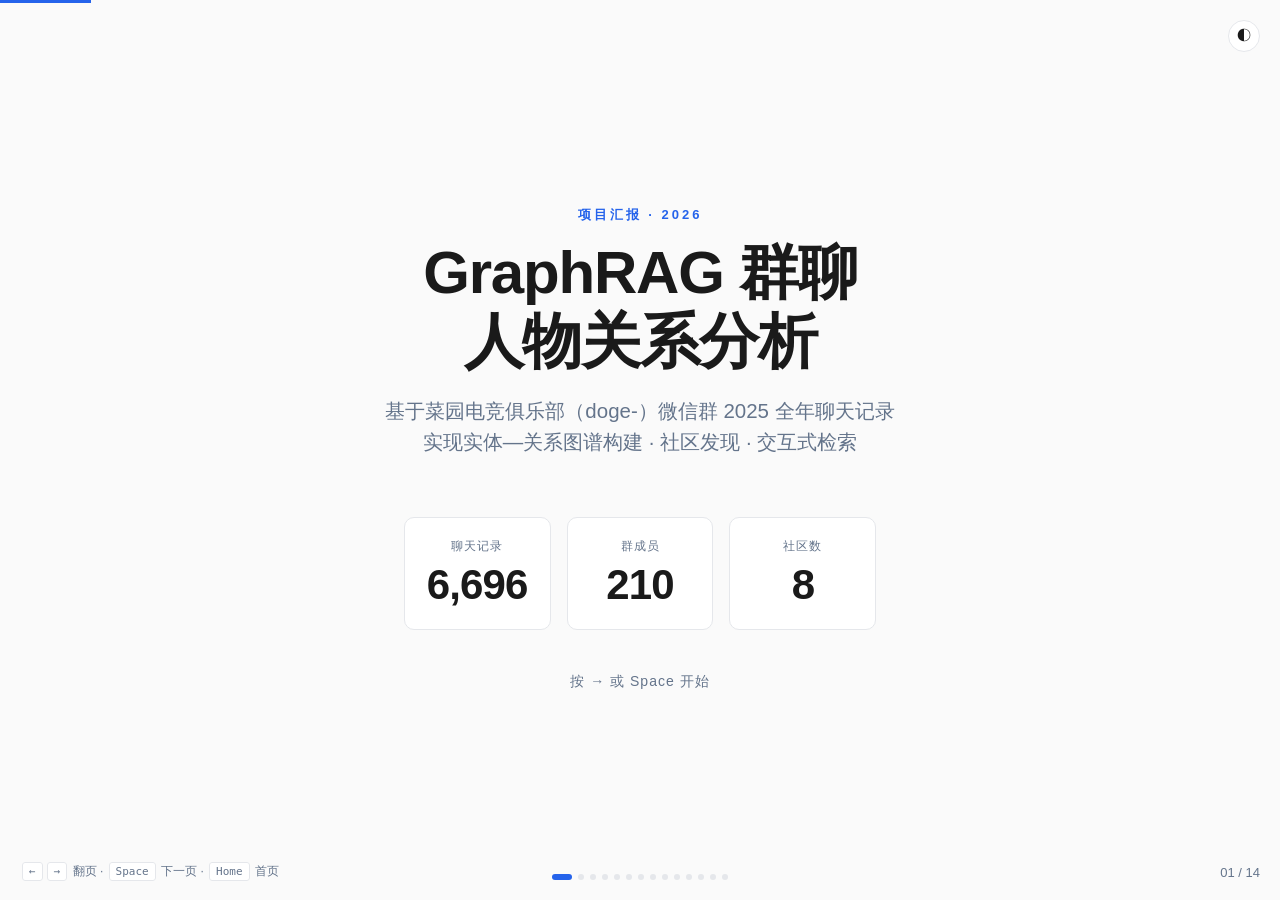
<file: index.html>
<!DOCTYPE html>
<html lang="zh-CN">
<head>
<meta charset="UTF-8">
<meta name="viewport" content="width=device-width, initial-scale=1.0">
<title>GraphRAG 群聊人物关系分析 · 项目汇报</title>
<style>
:root {
  --bg: #fafafa;
  --fg: #1a1a1a;
  --muted: #64748b;
  --accent: #2563eb;
  --accent-soft: #dbeafe;
  --card: #ffffff;
  --border: #e5e7eb;
  --code-bg: #0f172a;
  --code-fg: #e2e8f0;
}
[data-theme="dark"] {
  --bg: #0f1115;
  --fg: #f1f5f9;
  --muted: #94a3b8;
  --accent: #60a5fa;
  --accent-soft: #1e293b;
  --card: #171923;
  --border: #262a36;
  --code-bg: #05070c;
  --code-fg: #e2e8f0;
}
* { box-sizing: border-box; margin: 0; padding: 0; }
html, body {
  height: 100%;
  font-family: -apple-system, BlinkMacSystemFont, "PingFang SC",
               "Microsoft YaHei", "Segoe UI", Roboto, sans-serif;
  background: var(--bg);
  color: var(--fg);
  overflow: hidden;
  transition: background .3s, color .3s;
}
.progress {
  position: fixed; top: 0; left: 0; height: 3px;
  background: var(--accent);
  width: 0%; z-index: 100;
  transition: width .35s cubic-bezier(.4,0,.2,1);
}
.counter {
  position: fixed; right: 20px; bottom: 20px;
  color: var(--muted); font-size: 13px;
  font-variant-numeric: tabular-nums;
  z-index: 50; user-select: none;
}
.hint {
  position: fixed; left: 20px; bottom: 20px;
  color: var(--muted); font-size: 12px;
  z-index: 50; user-select: none;
}
.hint kbd {
  padding: 2px 6px; border: 1px solid var(--border);
  border-radius: 3px; background: var(--card);
  font-family: ui-monospace, Consolas, monospace;
  font-size: 11px; margin: 0 2px;
}
.theme-toggle {
  position: fixed; right: 20px; top: 20px;
  width: 32px; height: 32px; border-radius: 50%;
  border: 1px solid var(--border);
  background: var(--card); color: var(--fg);
  cursor: pointer; font-size: 14px;
  z-index: 50;
  display: flex; align-items: center; justify-content: center;
}
.deck {
  height: 100vh; width: 100vw;
  position: relative;
  overflow: hidden;
}
.slide {
  position: absolute; inset: 0;
  padding: 8vh 10vw;
  display: flex; flex-direction: column;
  justify-content: center;
  opacity: 0;
  transform: translateX(30px);
  transition: opacity .4s ease, transform .4s ease;
  pointer-events: none;
  overflow-y: auto;
}
.slide.active {
  opacity: 1; transform: translateX(0);
  pointer-events: auto;
}
.slide.prev {
  transform: translateX(-30px);
}
.eyebrow {
  color: var(--accent); font-size: 13px;
  letter-spacing: 3px; text-transform: uppercase;
  margin-bottom: 14px; font-weight: 600;
}
h1 {
  font-size: clamp(32px, 5vw, 60px);
  font-weight: 700; line-height: 1.15;
  margin-bottom: 20px; letter-spacing: -0.02em;
}
h2 {
  font-size: clamp(24px, 3.4vw, 40px);
  font-weight: 700; line-height: 1.2;
  margin-bottom: 24px; letter-spacing: -0.01em;
}
h3 {
  font-size: clamp(16px, 1.6vw, 20px);
  font-weight: 600; margin-bottom: 8px;
}
p, li {
  font-size: clamp(15px, 1.4vw, 18px);
  line-height: 1.7; color: var(--fg);
}
.subtitle {
  font-size: clamp(16px, 1.6vw, 22px);
  color: var(--muted); margin-bottom: 40px;
  line-height: 1.5;
}
.meta-line {
  color: var(--muted); font-size: 14px;
  margin-top: 40px; letter-spacing: 1px;
}
ul { list-style: none; }
li {
  padding: 10px 0; padding-left: 22px;
  position: relative;
}
li::before {
  content: ""; position: absolute;
  left: 0; top: 20px;
  width: 6px; height: 6px; border-radius: 50%;
  background: var(--accent);
}
.grid {
  display: grid; gap: 16px;
  margin-top: 20px;
}
.grid.g2 { grid-template-columns: 1fr 1fr; }
.grid.g3 { grid-template-columns: repeat(3, 1fr); }
.grid.g4 { grid-template-columns: repeat(4, 1fr); }
.card {
  background: var(--card);
  border: 1px solid var(--border);
  border-radius: 10px;
  padding: 20px 22px;
}
.card .k {
  font-size: 12px; color: var(--muted);
  letter-spacing: 1px; text-transform: uppercase;
}
.card .v {
  font-size: clamp(28px, 3.6vw, 42px);
  font-weight: 700; margin-top: 6px;
  color: var(--fg); letter-spacing: -0.02em;
  font-variant-numeric: tabular-nums;
}
.card .d {
  font-size: 13px; color: var(--muted);
  margin-top: 6px;
}
.pill {
  display: inline-block;
  padding: 4px 10px; margin: 0 4px 6px 0;
  background: var(--accent-soft);
  color: var(--accent);
  border-radius: 999px; font-size: 13px;
  font-weight: 500;
}
[data-theme="dark"] .pill { color: var(--fg); }
.step {
  display: flex; align-items: flex-start;
  gap: 16px; padding: 14px 0;
  border-bottom: 1px solid var(--border);
}
.step:last-child { border-bottom: none; }
.step .n {
  min-width: 32px; height: 32px;
  border-radius: 50%;
  background: var(--accent);
  color: white; font-weight: 700;
  display: flex; align-items: center; justify-content: center;
  font-size: 14px;
}
.step .body { flex: 1; }
.step .body h3 { margin-bottom: 4px; }
.step .body p { font-size: 15px; color: var(--muted); }
pre {
  background: var(--code-bg);
  color: var(--code-fg);
  padding: 18px 22px;
  border-radius: 8px;
  font-family: ui-monospace, "SF Mono", Consolas, monospace;
  font-size: clamp(11px, 1.05vw, 14px);
  line-height: 1.55;
  overflow-x: auto;
  margin-top: 16px;
}
pre .c { color: #64748b; }
pre .k { color: #f472b6; }
pre .s { color: #86efac; }
pre .n { color: #fbbf24; }
table {
  width: 100%; border-collapse: collapse;
  margin-top: 16px; font-size: 15px;
}
th, td {
  padding: 10px 14px; text-align: left;
  border-bottom: 1px solid var(--border);
}
th {
  color: var(--muted); font-weight: 600;
  font-size: 13px; text-transform: uppercase;
  letter-spacing: 1px;
}
td.num {
  text-align: right;
  font-variant-numeric: tabular-nums;
}
.bar {
  height: 6px; background: var(--border);
  border-radius: 3px; overflow: hidden;
  margin-top: 6px;
}
.bar .fill {
  height: 100%; background: var(--accent);
  border-radius: 3px;
}
.dots-nav {
  position: fixed; bottom: 20px;
  left: 50%; transform: translateX(-50%);
  display: flex; gap: 6px; z-index: 50;
}
.dots-nav span {
  width: 6px; height: 6px; border-radius: 50%;
  background: var(--border); cursor: pointer;
  transition: background .2s, width .2s;
}
.dots-nav span.active {
  background: var(--accent); width: 20px;
  border-radius: 3px;
}
.center {
  text-align: center; align-items: center;
}
.mono {
  font-family: ui-monospace, "SF Mono", Consolas, monospace;
}
.two-col {
  display: grid; grid-template-columns: 1fr 1fr;
  gap: 40px; margin-top: 20px;
}
.arrow-flow {
  display: flex; align-items: center;
  gap: 14px; flex-wrap: wrap;
  margin-top: 24px;
}
.arrow-flow .node {
  padding: 14px 20px;
  background: var(--card);
  border: 1px solid var(--border);
  border-radius: 8px;
  font-size: 15px; font-weight: 500;
}
.arrow-flow .arrow {
  color: var(--muted); font-size: 20px;
}
@media (max-width: 720px) {
  .slide { padding: 6vh 6vw; }
  .grid.g2, .grid.g3, .grid.g4 {
    grid-template-columns: 1fr;
  }
  .two-col { grid-template-columns: 1fr; gap: 20px; }
  .hint { display: none; }
}
</style>
</head>
<body>

<div class="progress" id="progress"></div>
<button class="theme-toggle" onclick="toggleTheme()" title="切换主题">◐</button>
<div class="counter" id="counter">01 / 14</div>
<div class="hint">
  <kbd>←</kbd><kbd>→</kbd> 翻页 · <kbd>Space</kbd> 下一页 · <kbd>Home</kbd> 首页
</div>
<div class="dots-nav" id="dotsNav"></div>

<main class="deck" id="deck">

<!-- 1 封面 -->
<section class="slide center">
  <div class="eyebrow">项目汇报 · 2026</div>
  <h1>GraphRAG 群聊<br>人物关系分析</h1>
  <p class="subtitle">基于菜园电竞俱乐部（doge-）微信群 2025 全年聊天记录<br>
     实现实体—关系图谱构建 · 社区发现 · 交互式检索</p>
  <div class="grid g3" style="max-width: 720px; margin: 20px auto 0;">
    <div class="card"><div class="k">聊天记录</div><div class="v">6,696</div></div>
    <div class="card"><div class="k">群成员</div><div class="v">210</div></div>
    <div class="card"><div class="k">社区数</div><div class="v">8</div></div>
  </div>
  <p class="meta-line">按 → 或 Space 开始</p>
</section>

<!-- 2 背景 -->
<section class="slide">
  <div class="eyebrow">01 · 项目背景</div>
  <h2>为什么要给聊天群建"关系图"</h2>
  <div class="two-col">
    <div>
      <h3>问题</h3>
      <p style="color: var(--muted); margin-bottom: 20px;">
        一个 200+ 人的活跃群聊，肉眼几乎无法回答：<br>
        · 谁跟谁互动最频繁？<br>
        · 群里有几个小圈子？<br>
        · 某两个人是通过谁认识的？
      </p>
    </div>
    <div>
      <h3>思路</h3>
      <p style="color: var(--muted);">
        用轻量级 GraphRAG 方法：<br>
        · 从结构化聊天数据抽取实体—关系<br>
        · Louvain 算法自动发现社区<br>
        · 提供可视化 + 命令行检索接口<br>
        · <b>无需大模型反复调用</b>
      </p>
    </div>
  </div>
</section>

<!-- 3 核心需求 -->
<section class="slide">
  <div class="eyebrow">02 · 需求拆解</div>
  <h2>7 条核心要求（源自 yaoqiu.docx）</h2>
  <div class="grid g2">
    <div class="card">
      <h3>数据解析</h3>
      <p style="color: var(--muted); font-size: 14px;">抽取昵称、发言、@提及、互相回复、私聊互动</p>
    </div>
    <div class="card">
      <h3>图谱构建</h3>
      <p style="color: var(--muted); font-size: 14px;">用户为节点、互动为边，轻量结构不依赖重型图数据库</p>
    </div>
    <div class="card">
      <h3>Louvain 社区发现</h3>
      <p style="color: var(--muted); font-size: 14px;">自动聚类，标注每社区内的高互动核心人物</p>
    </div>
    <div class="card">
      <h3>交互式可视化</h3>
      <p style="color: var(--muted); font-size: 14px;">节点大小∝发言量、边粗细∝互动、社区区分色</p>
    </div>
    <div class="card">
      <h3>指标汇总</h3>
      <p style="color: var(--muted); font-size: 14px;">发言量、最强好友、所属社区导出 CSV</p>
    </div>
    <div class="card">
      <h3>轻量 GraphRAG</h3>
      <p style="color: var(--muted); font-size: 14px;">纯结构化数据驱动，不依赖大模型</p>
    </div>
  </div>
</section>

<!-- 4 技术栈 -->
<section class="slide">
  <div class="eyebrow">03 · 技术栈</div>
  <h2>依赖最小化的 Python 方案</h2>
  <div style="margin-top: 30px;">
    <span class="pill">Python 3.14</span>
    <span class="pill">NetworkX</span>
    <span class="pill">python-louvain</span>
    <span class="pill">pyvis</span>
    <span class="pill">pandas</span>
    <span class="pill">pickle</span>
  </div>
  <div class="two-col" style="margin-top: 40px;">
    <div class="card">
      <h3>图结构与算法</h3>
      <p style="color: var(--muted);">NetworkX 承载节点/边/权重；python-louvain 做社区发现</p>
    </div>
    <div class="card">
      <h3>可视化与持久化</h3>
      <p style="color: var(--muted);">pyvis 生成交互式 HTML；pandas 导 CSV；pickle 存图状态</p>
    </div>
  </div>
</section>

<!-- 5 5步流程 -->
<section class="slide">
  <div class="eyebrow">04 · 流水线</div>
  <h2>5 步数据管道</h2>
  <div class="arrow-flow">
    <div class="node">1 · 数据清洗</div>
    <div class="arrow">→</div>
    <div class="node">2 · 实体索引</div>
    <div class="arrow">→</div>
    <div class="node">3 · 关系抽取</div>
    <div class="arrow">→</div>
    <div class="node">4 · Louvain</div>
    <div class="arrow">→</div>
    <div class="node">5 · 可视化 / CSV</div>
  </div>
  <div class="grid g3" style="margin-top: 40px;">
    <div class="card">
      <div class="k">原始条数</div>
      <div class="v">6,696</div>
      <div class="d">clean_chat.json</div>
    </div>
    <div class="card">
      <div class="k">清洗后</div>
      <div class="v">6,458</div>
      <div class="d">去除系统消息</div>
    </div>
    <div class="card">
      <div class="k">唯一实体</div>
      <div class="v">205</div>
      <div class="d">wxid ↔ 昵称双向映射</div>
    </div>
  </div>
</section>

<!-- 6 关系抽取 -->
<section class="slide">
  <div class="eyebrow">05 · 关系抽取</div>
  <h2>四类互动 → 加权融合</h2>
  <table>
    <thead>
      <tr>
        <th>互动类型</th>
        <th>来源</th>
        <th class="num">单次权重</th>
        <th class="num">总触发数</th>
      </tr>
    </thead>
    <tbody>
      <tr>
        <td>引用回复</td>
        <td>type 244813135921</td>
        <td class="num">4.0</td>
        <td class="num">246</td>
      </tr>
      <tr>
        <td>@提及</td>
        <td>正则匹配 <span class="mono">@昵称</span></td>
        <td class="num">3.0</td>
        <td class="num">数千</td>
      </tr>
      <tr>
        <td>拍一拍</td>
        <td>type 266287972401</td>
        <td class="num">2.0</td>
        <td class="num">21</td>
      </tr>
      <tr>
        <td>邻近接话</td>
        <td>30 秒内先后不同人发言</td>
        <td class="num">1.0</td>
        <td class="num">大量</td>
      </tr>
    </tbody>
  </table>
  <p style="margin-top: 24px; color: var(--muted); font-size: 14px;">
    边权重 = @×3 + 引用×4 + 拍×2 + 邻近×1，写入无向图 <span class="mono">G</span>
  </p>
</section>

<!-- 7 图规模 -->
<section class="slide">
  <div class="eyebrow">06 · 图谱规模</div>
  <h2>过滤后的活跃社交图</h2>
  <div class="grid g4">
    <div class="card">
      <div class="k">图节点</div>
      <div class="v">125</div>
      <div class="d">发言 ≥ 3 的活跃用户</div>
    </div>
    <div class="card">
      <div class="k">图边</div>
      <div class="v">554</div>
      <div class="d">存在过互动的对</div>
    </div>
    <div class="card">
      <div class="k">社区数</div>
      <div class="v">8</div>
      <div class="d">Louvain 自动划分</div>
    </div>
    <div class="card">
      <div class="k">最强单边</div>
      <div class="v">137</div>
      <div class="d">TWELVE ↔ 行心.</div>
    </div>
  </div>
  <p style="margin-top: 24px; color: var(--muted); font-size: 14px;">
    孤立节点 6 个已丢弃；边权范围 1 – 137
  </p>
</section>

<!-- 8 社区结果 -->
<section class="slide">
  <div class="eyebrow">07 · 社区发现结果</div>
  <h2>Louvain 划分出的 8 个社区</h2>
  <table>
    <thead>
      <tr><th>社区</th><th>人数</th><th>核心人物</th><th>规模</th></tr>
    </thead>
    <tbody>
      <tr><td>#4</td><td class="num">41</td><td>泛泛之辈。</td>
        <td><div class="bar"><div class="fill" style="width: 100%"></div></div></td></tr>
      <tr><td>#3</td><td class="num">33</td><td>行心.</td>
        <td><div class="bar"><div class="fill" style="width: 80%"></div></div></td></tr>
      <tr><td>#6</td><td class="num">14</td><td>落时烟〔大知闲闲〕</td>
        <td><div class="bar"><div class="fill" style="width: 34%"></div></div></td></tr>
      <tr><td>#2</td><td class="num">14</td><td>陈熠</td>
        <td><div class="bar"><div class="fill" style="width: 34%"></div></div></td></tr>
      <tr><td>#5</td><td class="num">13</td><td>期d</td>
        <td><div class="bar"><div class="fill" style="width: 32%"></div></div></td></tr>
      <tr><td>#1</td><td class="num">6</td><td>him.</td>
        <td><div class="bar"><div class="fill" style="width: 15%"></div></div></td></tr>
      <tr><td>#0</td><td class="num">4</td><td>海</td>
        <td><div class="bar"><div class="fill" style="width: 10%"></div></div></td></tr>
    </tbody>
  </table>
</section>

<!-- 9 强关系 Top -->
<section class="slide">
  <div class="eyebrow">08 · 头部强关系</div>
  <h2>群里"最铁" Top 5</h2>
  <table>
    <thead>
      <tr>
        <th>#</th><th>关系</th>
        <th class="num">总权重</th>
        <th class="num">@</th>
        <th class="num">引用</th>
        <th class="num">拍</th>
        <th class="num">接话</th>
      </tr>
    </thead>
    <tbody>
      <tr><td>1</td><td>TWELVE ↔ 行心.</td>
        <td class="num"><b>137</b></td><td class="num">7</td><td class="num">9</td>
        <td class="num">1</td><td class="num">78</td></tr>
      <tr><td>2</td><td>我嘞格温 ↔ 行心.</td>
        <td class="num"><b>108</b></td><td class="num">1</td><td class="num">5</td>
        <td class="num">1</td><td class="num">83</td></tr>
      <tr><td>3</td><td>泛泛之辈。 ↔ 行心.</td>
        <td class="num"><b>83</b></td><td class="num">3</td><td class="num">6</td>
        <td class="num">0</td><td class="num">50</td></tr>
      <tr><td>4</td><td>TWELVE ↔ 王小逗</td>
        <td class="num"><b>59</b></td><td class="num">2</td><td class="num">4</td>
        <td class="num">0</td><td class="num">37</td></tr>
      <tr><td>5</td><td>我嘞格温 ↔ 王小逗</td>
        <td class="num"><b>54</b></td><td class="num">1</td><td class="num">4</td>
        <td class="num">0</td><td class="num">35</td></tr>
    </tbody>
  </table>
  <p style="margin-top: 20px; color: var(--muted); font-size: 14px;">
    可见「行心.」是全群社交枢纽；邻近接话是绑定关系最主要的信号源
  </p>
</section>

<!-- 10 可视化产物 -->
<section class="slide">
  <div class="eyebrow">09 · 可视化产物</div>
  <h2>三张交互式 HTML 图谱</h2>
  <div class="grid g3">
    <div class="card">
      <h3>chat_network.html</h3>
      <p style="color: var(--muted); font-size: 14px; margin-top: 8px;">
        简洁版全图<br>
        · 节点大小 ∝ 发言量<br>
        · 边粗细 ∝ 互动权重<br>
        · 悬浮显示互动明细
      </p>
    </div>
    <div class="card">
      <h3>graph_visualization.html</h3>
      <p style="color: var(--muted); font-size: 14px; margin-top: 8px;">
        主干版（554 → 370 边）<br>
        · 智能过滤弱边<br>
        · 社区高亮 · 核心加星<br>
        · 右上角人名下拉搜索
      </p>
    </div>
    <div class="card">
      <h3>graph_by_community/*</h3>
      <p style="color: var(--muted); font-size: 14px; margin-top: 8px;">
        8 张社区详图<br>
        · 每社区单独一张<br>
        · 内部边全显<br>
        · 更紧凑布局
      </p>
    </div>
  </div>
</section>

<!-- 11 GraphRAG 检索器 -->
<section class="slide">
  <div class="eyebrow">10 · 核心亮点</div>
  <h2>GraphRAG 检索器 · 三种召回模式</h2>
  <div class="step">
    <div class="n">P</div>
    <div class="body">
      <h3>person &lt;昵称&gt; · 实体检索</h3>
      <p>输入人名 → 返回其发言量、@/引用统计、Top-K 强关系、所属社区其他成员</p>
    </div>
  </div>
  <div class="step">
    <div class="n">→</div>
    <div class="body">
      <h3>path &lt;A&gt; &lt;B&gt; · 多跳桥梁</h3>
      <p>用 <span class="mono">1/weight</span> 作距离跑 K-最短路径，找两人之间的社交桥梁</p>
    </div>
  </div>
  <div class="step">
    <div class="n">C</div>
    <div class="body">
      <h3>community &lt;id&gt; · 社区摘要</h3>
      <p>成员按加权度排名、互动方式分布、Top5 内部强边、模板化文字摘要</p>
    </div>
  </div>
  <p style="margin-top: 30px; color: var(--muted); font-size: 14px;">
    附加：<span class="mono">list</span> 列社区、模糊昵称匹配（实体链接）、CLI + REPL 双模
  </p>
</section>

<!-- 12 检索示例 -->
<section class="slide">
  <div class="eyebrow">11 · 真实召回示例</div>
  <h2>path 行心. → 期d</h2>
<pre><span class="c">$ python graphrag_retriever.py path 行心. 期d</span>

<span class="k">路径 1</span>   跳数=1   最弱一跳=36.0   累计权重=36.0
    行心.  —[36.0 | @0 引3 拍1 接22]→ 期d

<span class="k">路径 2</span>   跳数=2   最弱一跳=18.0   累计权重=155.0
    行心.  —[137.0 | @7 引9 拍1 接78]→ TWELVE
    TWELVE —[18.0  | @0 引2 拍0 接10]→ 期d

<span class="k">路径 3</span>   跳数=3   最弱一跳=18.0   累计权重=164.0
    行心.  —[108.0 | @1 引5 拍1 接83]→ 我嘞格温
    我嘞格温 —[38.0  | @0 引3 拍0 接26]→ TWELVE
    TWELVE —[18.0  | @0 引2 拍0 接10]→ 期d</pre>
  <p style="margin-top: 20px; color: var(--muted); font-size: 14px;">
    输出块可直接喂给 LLM 做二次问答，即完成 GraphRAG 闭环
  </p>
</section>

<!-- 13 项目文件 -->
<section class="slide">
  <div class="eyebrow">12 · 交付物</div>
  <h2>项目文件清单</h2>
  <div class="two-col">
    <div>
      <h3 style="color: var(--accent);">代码</h3>
      <ul>
        <li><span class="mono">graphrag_analysis.py</span> — 构图 + 社区 + 可视化</li>
        <li><span class="mono">graphrag_retriever.py</span> — 三种召回 + REPL</li>
      </ul>
      <h3 style="color: var(--accent); margin-top: 24px;">状态 / 数据</h3>
      <ul>
        <li><span class="mono">graph_state.pkl</span> — 图状态快照</li>
        <li><span class="mono">clean_chat.json</span> — 原始聊天记录</li>
      </ul>
    </div>
    <div>
      <h3 style="color: var(--accent);">HTML 可视化</h3>
      <ul>
        <li><span class="mono">chat_network.html</span></li>
        <li><span class="mono">graph_visualization.html</span></li>
        <li><span class="mono">graph_by_community/*.html</span></li>
      </ul>
      <h3 style="color: var(--accent); margin-top: 24px;">CSV 报表</h3>
      <ul>
        <li><span class="mono">node_stats.csv</span></li>
        <li><span class="mono">edge_weights.csv</span></li>
        <li><span class="mono">community_result.csv</span></li>
      </ul>
    </div>
  </div>
</section>

<!-- 14 使用方式 -->
<section class="slide center">
  <div class="eyebrow">13 · 使用方式</div>
  <h2>3 步启动</h2>
  <div style="max-width: 720px; margin: 20px auto 0; text-align: left;">
    <div class="step">
      <div class="n">1</div>
      <div class="body">
        <h3>安装依赖</h3>
        <p class="mono" style="color: var(--muted);">pip install networkx python-louvain pyvis pandas</p>
      </div>
    </div>
    <div class="step">
      <div class="n">2</div>
      <div class="body">
        <h3>跑分析（生成所有产物）</h3>
        <p class="mono" style="color: var(--muted);">python graphrag_analysis.py</p>
      </div>
    </div>
    <div class="step">
      <div class="n">3</div>
      <div class="body">
        <h3>启动检索器</h3>
        <p class="mono" style="color: var(--muted);">python graphrag_retriever.py</p>
      </div>
    </div>
  </div>
  <p class="meta-line">Thanks · End of Deck</p>
</section>

</main>

<script>
const slides = document.querySelectorAll('.slide');
const total = slides.length;
const counter = document.getElementById('counter');
const progress = document.getElementById('progress');
const dotsNav = document.getElementById('dotsNav');
let current = 0;

// Build dots
slides.forEach((_, i) => {
  const dot = document.createElement('span');
  dot.onclick = () => goTo(i);
  dotsNav.appendChild(dot);
});

function update() {
  slides.forEach((s, i) => {
    s.classList.remove('active', 'prev');
    if (i === current) s.classList.add('active');
    else if (i < current) s.classList.add('prev');
  });
  dotsNav.querySelectorAll('span').forEach((d, i) => {
    d.classList.toggle('active', i === current);
  });
  counter.textContent = String(current + 1).padStart(2, '0')
                      + ' / ' + String(total).padStart(2, '0');
  progress.style.width = ((current + 1) / total * 100) + '%';
  location.hash = current + 1;
}

function goTo(i) {
  current = Math.max(0, Math.min(total - 1, i));
  update();
}
function next() { goTo(current + 1); }
function prev() { goTo(current - 1); }

document.addEventListener('keydown', e => {
  if (['ArrowRight', ' ', 'PageDown'].includes(e.key)) { e.preventDefault(); next(); }
  else if (['ArrowLeft', 'PageUp'].includes(e.key))    { e.preventDefault(); prev(); }
  else if (e.key === 'Home')                            { e.preventDefault(); goTo(0); }
  else if (e.key === 'End')                             { e.preventDefault(); goTo(total - 1); }
});

// Touch swipe
let touchStartX = 0;
document.addEventListener('touchstart', e => { touchStartX = e.touches[0].clientX; }, { passive: true });
document.addEventListener('touchend', e => {
  const dx = e.changedTouches[0].clientX - touchStartX;
  if (Math.abs(dx) > 50) dx < 0 ? next() : prev();
}, { passive: true });

// Click on empty area advances
document.getElementById('deck').addEventListener('click', e => {
  if (e.target.closest('a, button, pre, .dots-nav, .theme-toggle')) return;
  next();
});

// Deep-link via #n
const initial = parseInt(location.hash.slice(1)) - 1;
if (!isNaN(initial) && initial >= 0 && initial < total) current = initial;

// Theme
function toggleTheme() {
  const cur = document.documentElement.getAttribute('data-theme');
  const next = cur === 'dark' ? 'light' : 'dark';
  document.documentElement.setAttribute('data-theme', next);
  localStorage.setItem('theme', next);
}
const saved = localStorage.getItem('theme');
if (saved) document.documentElement.setAttribute('data-theme', saved);

update();
</script>
</body>
</html>
</file>
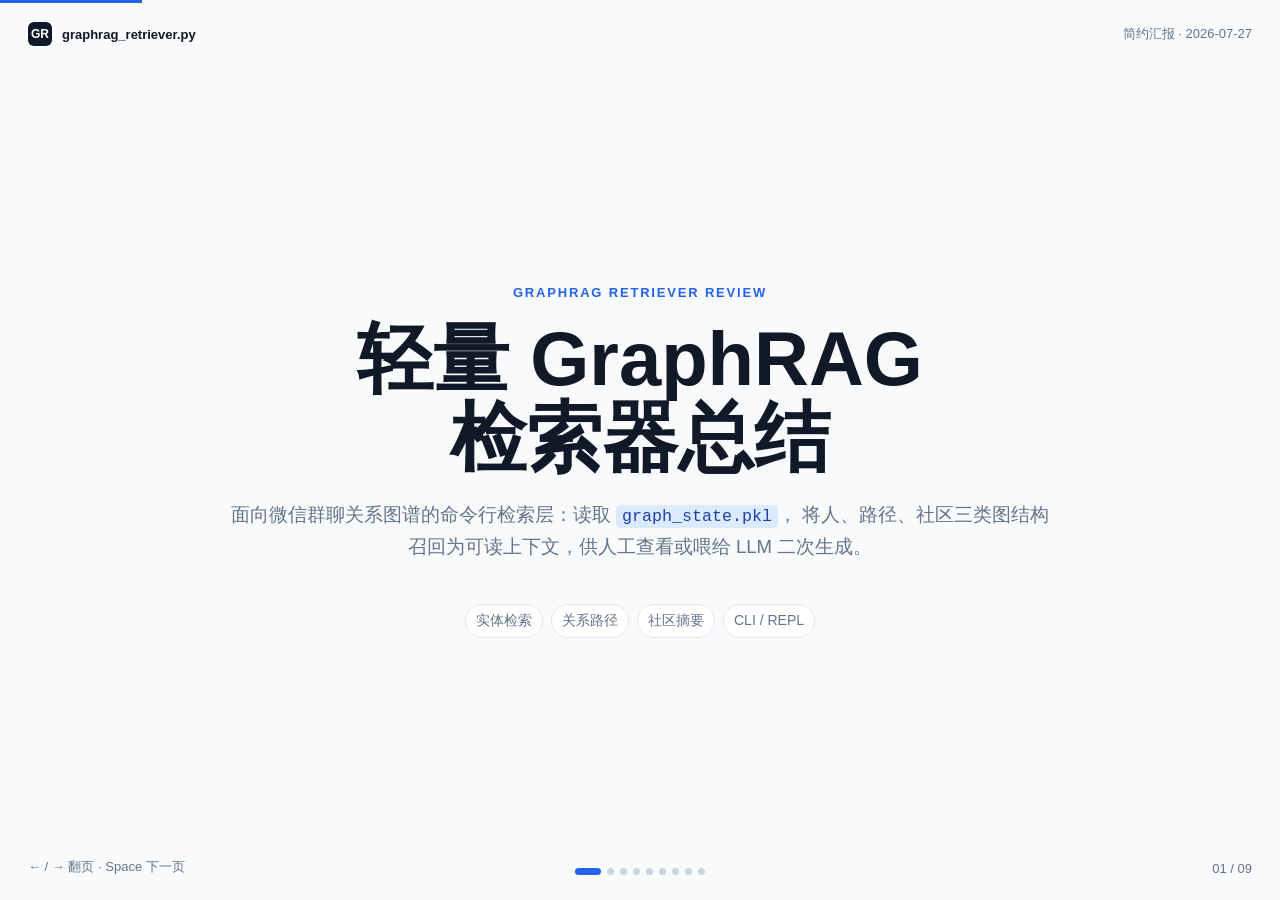
<file: graphrag-retriever-ppt/index.html>
<!DOCTYPE html>
<html lang="zh-CN">
<head>
<meta charset="UTF-8">
<meta name="viewport" content="width=device-width, initial-scale=1.0">
<title>graphrag_retriever.py 总结</title>
<style>
:root {
  --bg: #f8fafc;
  --fg: #111827;
  --muted: #64748b;
  --line: #e2e8f0;
  --panel: #ffffff;
  --accent: #2563eb;
  --accent-soft: #dbeafe;
  --code: #0f172a;
  --code-fg: #e5e7eb;
}
* { box-sizing: border-box; }
html, body { margin: 0; min-height: 100%; }
body {
  overflow: hidden;
  background: var(--bg);
  color: var(--fg);
  font-family: -apple-system, BlinkMacSystemFont, "Segoe UI", "PingFang SC",
    "Microsoft YaHei", sans-serif;
}
.progress {
  position: fixed;
  top: 0;
  left: 0;
  height: 3px;
  width: 0;
  background: var(--accent);
  z-index: 5;
}
.topbar {
  position: fixed;
  left: 28px;
  right: 28px;
  top: 22px;
  display: flex;
  justify-content: space-between;
  align-items: center;
  z-index: 4;
  color: var(--muted);
  font-size: 13px;
}
.brand {
  display: flex;
  gap: 10px;
  align-items: center;
  font-weight: 700;
  color: var(--fg);
}
.mark {
  width: 24px;
  height: 24px;
  border-radius: 6px;
  background: var(--fg);
  color: #fff;
  display: grid;
  place-items: center;
  font-size: 12px;
}
.deck {
  height: 100vh;
  width: 100vw;
  position: relative;
}
.slide {
  position: absolute;
  inset: 0;
  padding: 90px 9vw 70px;
  display: grid;
  align-content: center;
  opacity: 0;
  transform: translateX(28px);
  pointer-events: none;
  transition: opacity 240ms ease, transform 240ms ease;
}
.slide.active {
  opacity: 1;
  transform: translateX(0);
  pointer-events: auto;
}
.slide.prev { transform: translateX(-28px); }
.content { max-width: 1120px; }
.center { margin: 0 auto; text-align: center; }
.kicker {
  margin: 0 0 14px;
  color: var(--accent);
  font-size: 13px;
  font-weight: 700;
  letter-spacing: 0.14em;
  text-transform: uppercase;
}
h1, h2, h3, p { margin-top: 0; }
h1 {
  margin-bottom: 22px;
  font-size: clamp(38px, 6vw, 76px);
  line-height: 1.04;
  letter-spacing: 0;
}
h2 {
  margin-bottom: 24px;
  font-size: clamp(30px, 4.2vw, 54px);
  line-height: 1.12;
  letter-spacing: 0;
}
h3 {
  margin-bottom: 8px;
  font-size: 18px;
}
p, li {
  color: var(--muted);
  font-size: clamp(16px, 1.45vw, 20px);
  line-height: 1.72;
}
.lead {
  max-width: 820px;
  margin-left: auto;
  margin-right: auto;
}
.grid {
  display: grid;
  gap: 16px;
  margin-top: 24px;
}
.g2 { grid-template-columns: repeat(2, minmax(0, 1fr)); }
.g3 { grid-template-columns: repeat(3, minmax(0, 1fr)); }
.card {
  min-height: 150px;
  padding: 22px;
  border: 1px solid var(--line);
  border-radius: 8px;
  background: var(--panel);
}
.card p { margin-bottom: 0; font-size: 16px; }
.number {
  color: var(--accent);
  font-size: 13px;
  font-weight: 800;
  letter-spacing: 0.12em;
}
.flow {
  display: grid;
  grid-template-columns: repeat(5, minmax(0, 1fr));
  gap: 12px;
  margin-top: 26px;
}
.flow .step {
  min-height: 130px;
  padding: 18px;
  border: 1px solid var(--line);
  border-radius: 8px;
  background: var(--panel);
}
.step strong {
  display: block;
  margin: 10px 0 8px;
  font-size: 18px;
}
.step span { color: var(--muted); font-size: 14px; line-height: 1.55; }
.two {
  display: grid;
  grid-template-columns: 0.95fr 1.05fr;
  gap: 28px;
  align-items: start;
}
ul { margin: 0; padding-left: 22px; }
li { padding: 5px 0; }
code {
  padding: 2px 6px;
  border-radius: 5px;
  background: var(--accent-soft);
  color: #1e40af;
  font-family: ui-monospace, "SFMono-Regular", Consolas, monospace;
  font-size: 0.9em;
}
pre {
  margin: 20px 0 0;
  padding: 18px 20px;
  border-radius: 8px;
  overflow: auto;
  background: var(--code);
  color: var(--code-fg);
  font-size: clamp(12px, 1.1vw, 15px);
  line-height: 1.6;
}
pre code {
  padding: 0;
  background: transparent;
  color: inherit;
}
.matrix {
  width: 100%;
  border-collapse: collapse;
  margin-top: 22px;
  background: var(--panel);
  border: 1px solid var(--line);
}
.matrix th, .matrix td {
  padding: 14px 16px;
  border-bottom: 1px solid var(--line);
  text-align: left;
  vertical-align: top;
}
.matrix th {
  color: var(--muted);
  font-size: 13px;
  letter-spacing: 0.1em;
  text-transform: uppercase;
}
.matrix td { font-size: 16px; line-height: 1.6; }
.tagline {
  display: inline-flex;
  gap: 8px;
  flex-wrap: wrap;
  justify-content: center;
  margin-top: 22px;
}
.tagline span {
  padding: 7px 10px;
  border: 1px solid var(--line);
  border-radius: 999px;
  background: var(--panel);
  color: var(--muted);
  font-size: 14px;
}
.pager {
  position: fixed;
  right: 28px;
  bottom: 24px;
  color: var(--muted);
  font-size: 13px;
  z-index: 4;
}
.hint {
  position: fixed;
  left: 28px;
  bottom: 24px;
  color: var(--muted);
  font-size: 13px;
  z-index: 4;
}
.dots {
  position: fixed;
  left: 50%;
  bottom: 25px;
  transform: translateX(-50%);
  display: flex;
  gap: 6px;
  z-index: 4;
}
.dots button {
  width: 7px;
  height: 7px;
  padding: 0;
  border: 0;
  border-radius: 999px;
  background: #cbd5e1;
  cursor: pointer;
}
.dots button.active {
  width: 26px;
  background: var(--accent);
}
@media (max-width: 820px) {
  body { overflow: auto; }
  .topbar, .hint, .pager, .dots, .progress { display: none; }
  .deck { height: auto; }
  .slide {
    position: relative;
    opacity: 1;
    transform: none;
    pointer-events: auto;
    min-height: auto;
    padding: 42px 22px;
    border-bottom: 1px solid var(--line);
  }
  .g2, .g3, .flow, .two { grid-template-columns: 1fr; }
  .card { min-height: auto; }
}
</style>
</head>
<body>
<div class="progress" id="progress"></div>
<div class="topbar">
  <div class="brand"><span class="mark">GR</span> graphrag_retriever.py</div>
  <div>简约汇报 · 2026-07-27</div>
</div>
<div class="hint">← / → 翻页 · Space 下一页</div>
<div class="pager" id="pager">01 / 09</div>
<div class="dots" id="dots"></div>

<main class="deck" id="deck">
  <section class="slide active">
    <div class="content center">
      <p class="kicker">GraphRAG Retriever Review</p>
      <h1>轻量 GraphRAG<br>检索器总结</h1>
      <p class="lead">
        面向微信群聊关系图谱的命令行检索层：读取 <code>graph_state.pkl</code>，
        将人、路径、社区三类图结构召回为可读上下文，供人工查看或喂给 LLM 二次生成。
      </p>
      <div class="tagline">
        <span>实体检索</span><span>关系路径</span><span>社区摘要</span><span>CLI / REPL</span>
      </div>
    </div>
  </section>

  <section class="slide">
    <div class="content">
      <p class="kicker">01 · 文件定位</p>
      <h2>它不是构图脚本，而是图谱检索入口</h2>
      <div class="grid g3">
        <div class="card">
          <div class="number">Input</div>
          <h3>graph_state.pkl</h3>
          <p>由 <code>graphrag_analysis.py</code> 预先生成，包含图、昵称映射、社区划分、节点统计等状态。</p>
        </div>
        <div class="card">
          <div class="number">Core</div>
          <h3>networkx 图检索</h3>
          <p>在已有关系图 <code>G</code> 上读取节点、边权、社区成员和路径，不重新解析聊天记录。</p>
        </div>
        <div class="card">
          <div class="number">Output</div>
          <h3>上下文块</h3>
          <p>输出结构化文本：个人关系、两人桥梁、社区成员与摘要，可直接作为 Prompt Context。</p>
        </div>
      </div>
    </div>
  </section>

  <section class="slide">
    <div class="content">
      <p class="kicker">02 · 代码结构</p>
      <h2>单文件，按检索动作分层</h2>
      <div class="flow">
        <div class="step"><span>0</span><strong>load_state</strong><span>读取 <code>graph_state.pkl</code>，缺失时提示先运行分析脚本。</span></div>
        <div class="step"><span>1</span><strong>resolve_user</strong><span>按精确昵称或子串做实体链接，多候选时要求用户细化。</span></div>
        <div class="step"><span>2</span><strong>query_person</strong><span>以人为中心召回强关系、互动统计和社区上下文。</span></div>
        <div class="step"><span>3</span><strong>query_path</strong><span>查询两人之间 Top-K 最强连接路径。</span></div>
        <div class="step"><span>4</span><strong>query_community</strong><span>汇总社区成员、内部互动和模板摘要。</span></div>
      </div>
      <pre><code>python graphrag_retriever.py
python graphrag_retriever.py person 行心.
python graphrag_retriever.py path 行心. 期d 3
python graphrag_retriever.py community 3
python graphrag_retriever.py list</code></pre>
    </div>
  </section>

  <section class="slide">
    <div class="content">
      <p class="kicker">03 · GraphRAG 在这里如何实现</p>
      <h2>核心是“图谱召回”，不是大模型生成</h2>
      <div class="two">
        <div>
          <p>
            这个文件把 GraphRAG 拆成一个轻量闭环：先从持久化图状态中定位实体，
            再沿图结构召回关系证据，最后把证据整理成可读上下文。
          </p>
          <ul>
            <li>实体：微信群用户，使用 wxid 作为稳定节点 ID。</li>
            <li>关系：互动边，边上保存 <code>weight</code>、<code>mention</code>、<code>quote</code>、<code>pat</code>、<code>adjacent</code>。</li>
            <li>社区：Louvain 结果已写入 <code>partition</code>、<code>comm_members</code>、<code>comm_cores</code>。</li>
            <li>回答：当前使用模板化输出；LLM 可接在输出之后做自然语言总结。</li>
          </ul>
        </div>
        <div class="card">
          <h3>GraphRAG 映射关系</h3>
          <table class="matrix">
            <tr><td>Query</td><td>人名、两人关系、社区 ID</td></tr>
            <tr><td>Retrieve</td><td>节点邻居、最强路径、社区内部边</td></tr>
            <tr><td>Context</td><td>结构化关系证据和统计摘要</td></tr>
            <tr><td>Generate</td><td>脚本内模板生成，或交给 LLM 二次生成</td></tr>
          </table>
        </div>
      </div>
    </div>
  </section>

  <section class="slide">
    <div class="content">
      <p class="kicker">04 · 三类检索能力</p>
      <h2>从点、线、群三个视角召回上下文</h2>
      <table class="matrix">
        <thead>
          <tr><th>命令</th><th>解决的问题</th><th>关键实现</th><th>输出内容</th></tr>
        </thead>
        <tbody>
          <tr>
            <td><code>person</code></td>
            <td>某个人在群里的社交位置是什么？</td>
            <td>读取节点属性、加权度、邻居边权和所属社区。</td>
            <td>发言量、@/引用统计、Top-K 强关系、同社区成员。</td>
          </tr>
          <tr>
            <td><code>path</code></td>
            <td>两个人之间通过谁连接？</td>
            <td>复制图，将 <code>distance = 1 / weight</code>，用 <code>shortest_simple_paths</code> 求强路径。</td>
            <td>跳数、最弱一跳、累计权重、每条边的互动明细。</td>
          </tr>
          <tr>
            <td><code>community</code></td>
            <td>一个社区内部是谁主导、怎么互动？</td>
            <td>按加权度排名成员，统计社区内边的互动类型分布。</td>
            <td>核心人物、成员榜、内部 Top5 强关系、模板摘要。</td>
          </tr>
        </tbody>
      </table>
    </div>
  </section>

  <section class="slide">
    <div class="content">
      <p class="kicker">05 · 关键算法细节</p>
      <h2>把“关系强度”转成可检索的图信号</h2>
      <div class="grid g2">
        <div class="card">
          <h3>实体链接</h3>
          <p><code>resolve_user</code> 先精确匹配昵称，再做子串匹配。多候选不盲选，返回候选列表，降低错连实体的风险。</p>
        </div>
        <div class="card">
          <h3>强关系排序</h3>
          <p><code>query_person</code> 按边上的 <code>weight</code> 降序排列邻居，所以输出的是互动证据最强的一跳关系。</p>
        </div>
        <div class="card">
          <h3>最强路径</h3>
          <p>路径搜索不是按跳数最少，而是用 <code>1/weight</code> 当距离，优先选择由强边组成的路径。</p>
        </div>
        <div class="card">
          <h3>社区回答</h3>
          <p>社区摘要通过统计主导互动类型、核心人物和内部边数量生成，属于无需 LLM 的模板版 GraphRAG 回答。</p>
        </div>
      </div>
    </div>
  </section>

  <section class="slide">
    <div class="content">
      <p class="kicker">06 · 当前价值与限制</p>
      <h2>工程上已经可用，但仍是轻量版</h2>
      <div class="grid g2">
        <div class="card">
          <h3>价值</h3>
          <ul>
            <li>本地运行，不依赖在线模型。</li>
            <li>输出可解释，每条关系都有权重和互动构成。</li>
            <li>检索入口清晰，便于接入后续问答系统。</li>
            <li>适合快速探索群聊社交结构。</li>
          </ul>
        </div>
        <div class="card">
          <h3>限制</h3>
          <ul>
            <li>没有语义向量检索，主要依赖结构关系。</li>
            <li>回答生成是模板化的，表达能力有限。</li>
            <li>实体消歧只基于昵称字符串，缺少上下文判断。</li>
            <li>图状态是 pickle 快照，跨版本和可审计性一般。</li>
          </ul>
        </div>
      </div>
    </div>
  </section>

  <section class="slide">
    <div class="content">
      <p class="kicker">07 · 下一步：了解 LightRAG</p>
      <h2>LightRAG 可以补上“语义 + 图”的组合检索</h2>
      <div class="grid g3">
        <div class="card">
          <div class="number">Compare</div>
          <h3>先对齐概念</h3>
          <p>比较当前 GraphRAG 的实体/边/社区召回，与 LightRAG 的实体抽取、关系抽取、向量检索、图检索流程。</p>
        </div>
        <div class="card">
          <div class="number">Prototype</div>
          <h3>做最小样例</h3>
          <p>选一小段聊天记录，用 LightRAG 跑入库和问答，观察它如何生成实体、关系和回答证据。</p>
        </div>
        <div class="card">
          <div class="number">Integrate</div>
          <h3>规划融合</h3>
          <p>保留当前 NetworkX 社交图作为强结构信号，再引入 LightRAG 处理语义问答和文本证据。</p>
        </div>
      </div>
    </div>
  </section>

  <section class="slide">
    <div class="content center">
      <p class="kicker">08 · 结论</p>
      <h2>这个文件把聊天关系图<br>变成了可查询的 RAG 上下文</h2>
      <p class="lead">
        <code>graphrag_retriever.py</code> 的实现重点是稳定、可解释、低依赖：
        通过实体解析、图路径搜索和社区统计，把复杂群聊关系压缩成面向问答的上下文块。
        下一阶段重点是学习 LightRAG，并评估是否加入语义检索与自动生成能力。
      </p>
    </div>
  </section>
</main>

<script>
const slides = Array.from(document.querySelectorAll(".slide"));
const dots = document.getElementById("dots");
const pager = document.getElementById("pager");
const progress = document.getElementById("progress");
let current = 0;

slides.forEach((_, i) => {
  const dot = document.createElement("button");
  dot.type = "button";
  dot.setAttribute("aria-label", `第 ${i + 1} 页`);
  dot.addEventListener("click", () => go(i));
  dots.appendChild(dot);
});

function go(index) {
  current = Math.max(0, Math.min(slides.length - 1, index));
  slides.forEach((slide, i) => {
    slide.classList.toggle("active", i === current);
    slide.classList.toggle("prev", i < current);
  });
  Array.from(dots.children).forEach((dot, i) => {
    dot.classList.toggle("active", i === current);
  });
  pager.textContent = `${String(current + 1).padStart(2, "0")} / ${String(slides.length).padStart(2, "0")}`;
  progress.style.width = `${((current + 1) / slides.length) * 100}%`;
  history.replaceState(null, "", `#${current + 1}`);
}

function next() { go(current + 1); }
function prev() { go(current - 1); }

document.addEventListener("keydown", (event) => {
  if (["ArrowRight", " ", "PageDown"].includes(event.key)) {
    event.preventDefault();
    next();
  }
  if (["ArrowLeft", "PageUp"].includes(event.key)) {
    event.preventDefault();
    prev();
  }
  if (event.key === "Home") {
    event.preventDefault();
    go(0);
  }
  if (event.key === "End") {
    event.preventDefault();
    go(slides.length - 1);
  }
});

let startX = 0;
document.addEventListener("touchstart", (event) => {
  startX = event.touches[0].clientX;
}, { passive: true });
document.addEventListener("touchend", (event) => {
  const dx = event.changedTouches[0].clientX - startX;
  if (Math.abs(dx) > 50) dx < 0 ? next() : prev();
}, { passive: true });

document.getElementById("deck").addEventListener("click", (event) => {
  if (event.target.closest("button, pre, code")) return;
  next();
});

const fromHash = parseInt(location.hash.slice(1), 10) - 1;
if (!Number.isNaN(fromHash)) current = fromHash;
go(current);
</script>
</body>
</html>
</file>
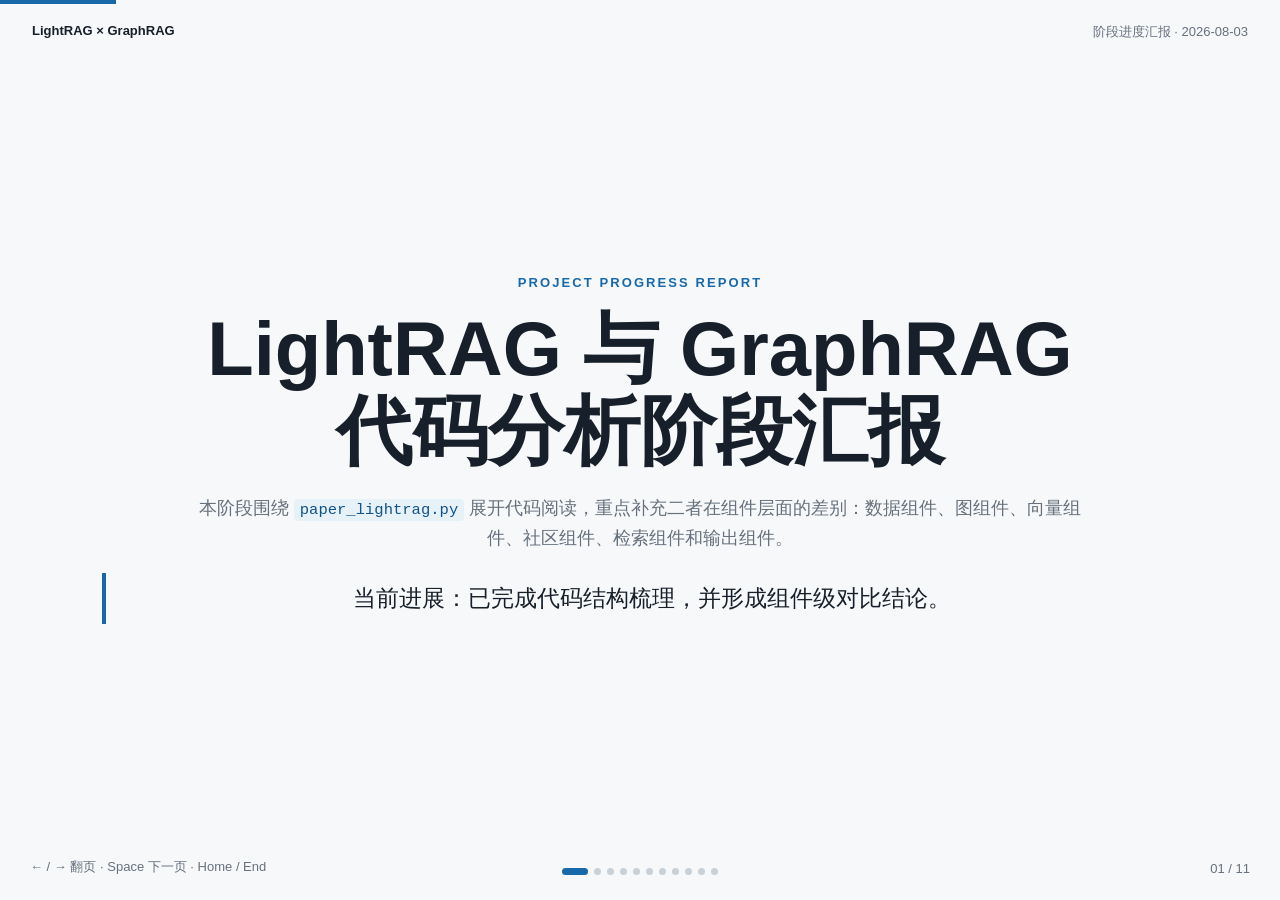
<file: lightrag-vs-graphrag-ppt/index.html>
<!doctype html>
<html lang="zh-CN">
<head>
<meta charset="utf-8">
<meta name="viewport" content="width=device-width,initial-scale=1">
<title>LightRAG 与 GraphRAG 阶段进度汇报</title>
<style>
:root{--bg:#f7f8fa;--ink:#17202a;--muted:#66717d;--line:#dfe4e8;--panel:#fff;--blue:#1769aa;--blue-soft:#e7f1f8;--green:#19735a;--green-soft:#e8f4ef;--amber:#a26718;--amber-soft:#fbf1df;--code:#18252d}
*{box-sizing:border-box}html,body{margin:0;min-height:100%;background:var(--bg);color:var(--ink);font-family:"Microsoft YaHei","PingFang SC",sans-serif}body{overflow:hidden}
.bar{position:fixed;top:0;left:0;height:4px;background:var(--blue);z-index:5;width:0;transition:width .25s}.top{position:fixed;left:32px;right:32px;top:23px;display:flex;justify-content:space-between;color:var(--muted);font-size:13px;z-index:4}.brand{font-weight:700;color:var(--ink)}
.deck{height:100vh;position:relative}.slide{position:absolute;inset:0;padding:78px 8vw 62px;display:grid;align-content:center;opacity:0;transform:translateX(26px);pointer-events:none;transition:opacity .24s ease,transform .24s ease}.slide.active{opacity:1;transform:none;pointer-events:auto}.slide.prev{transform:translateX(-26px)}.content{width:min(1180px,100%);margin:auto}.center{text-align:center}
.kicker{margin:0 0 14px;color:var(--blue);font-size:13px;font-weight:700;letter-spacing:.16em}.title{font-size:clamp(38px,6vw,76px);line-height:1.08;margin:0 0 22px}.h2{font-size:clamp(28px,4.1vw,52px);line-height:1.14;margin:0 0 20px}.lead,p,li{font-size:clamp(16px,1.38vw,19px);line-height:1.68;color:var(--muted)}.lead{max-width:900px;margin:0 auto}
.quote{border-left:4px solid var(--blue);padding:8px 0 8px 20px;margin:20px 0;font-size:23px;line-height:1.5}.grid{display:grid;gap:16px;margin-top:22px}.g2{grid-template-columns:repeat(2,minmax(0,1fr))}.g3{grid-template-columns:repeat(3,minmax(0,1fr))}.g4{grid-template-columns:repeat(4,minmax(0,1fr))}
.card{background:var(--panel);border:1px solid var(--line);border-radius:8px;padding:20px;min-height:142px}.card h3{margin:0 0 9px;font-size:18px}.card p{margin:0;font-size:15.5px}.num{font-size:12px;font-weight:800;letter-spacing:.14em;color:var(--blue)}code{background:var(--blue-soft);color:#12548a;border-radius:4px;padding:2px 6px;font-family:Consolas,monospace;font-size:.88em}pre{margin:18px 0 0;background:var(--code);color:#e5edf2;border-radius:8px;padding:16px 18px;line-height:1.62;overflow:auto;font-size:14px}pre code{padding:0;color:inherit;background:transparent}
.status{display:flex;align-items:center;gap:9px;margin-bottom:12px;font-size:13px;font-weight:700}.dot{width:10px;height:10px;border-radius:50%;display:inline-block}.done{background:var(--green)}.doing{background:var(--blue)}.todo{background:var(--amber)}.label{display:inline-block;padding:5px 8px;border-radius:4px;font-size:12px;font-weight:700}.l-blue{background:var(--blue-soft);color:var(--blue)}.l-green{background:var(--green-soft);color:var(--green)}.l-amber{background:var(--amber-soft);color:var(--amber)}
.table{width:100%;border-collapse:collapse;margin-top:16px;background:var(--panel);border:1px solid var(--line)}.table th,.table td{text-align:left;vertical-align:top;padding:11px 13px;border-bottom:1px solid var(--line);font-size:14.5px;line-height:1.52}.table th{font-size:12px;color:var(--muted);letter-spacing:.09em}.table tr:last-child td{border-bottom:0}ul{margin:0;padding-left:22px}
.pager{position:fixed;right:30px;bottom:24px;color:var(--muted);font-size:13px}.hint{position:fixed;left:30px;bottom:24px;color:var(--muted);font-size:13px}.dots{position:fixed;left:50%;bottom:25px;transform:translateX(-50%);display:flex;gap:6px}.dots button{width:7px;height:7px;border:0;border-radius:20px;background:#c9d1d8;padding:0;cursor:pointer}.dots button.active{width:26px;background:var(--blue)}
@media(max-width:820px){body{overflow:auto}.top,.pager,.hint,.dots,.bar{display:none}.deck{height:auto}.slide,.slide.active,.slide.prev{position:relative;opacity:1;transform:none;pointer-events:auto;min-height:auto;padding:44px 22px;border-bottom:1px solid var(--line)}.g2,.g3,.g4{grid-template-columns:1fr}.card{min-height:auto}.table{display:block;overflow:auto}}
</style>
</head>
<body>
<div class="bar" id="bar"></div>
<div class="top"><div class="brand">LightRAG × GraphRAG</div><div>阶段进度汇报 · 2026-08-03</div></div>
<div class="hint">← / → 翻页 · Space 下一页 · Home / End</div><div class="pager" id="pager">01 / 11</div><div class="dots" id="dots"></div>
<main class="deck" id="deck">

<section class="slide active"><div class="content center"><p class="kicker">PROJECT PROGRESS REPORT</p><h1 class="title">LightRAG 与 GraphRAG<br>代码分析阶段汇报</h1><p class="lead">本阶段围绕 <code>paper_lightrag.py</code> 展开代码阅读，重点补充二者在组件层面的差别：数据组件、图组件、向量组件、社区组件、检索组件和输出组件。</p><div class="quote">当前进展：已完成代码结构梳理，并形成组件级对比结论。</div></div></section>

<section class="slide"><div class="content"><p class="kicker">01 · 本阶段目标</p><h2 class="h2">先回答三个问题，再决定后续实现方向</h2><div class="grid g3"><div class="card"><div class="status"><span class="dot done"></span>已完成</div><h3>LightRAG 做了什么？</h3><p>从数据结构、索引构建和 <code>retrieve()</code> 检索流程确认它的实际能力。</p></div><div class="card"><div class="status"><span class="dot done"></span>已完成</div><h3>GraphRAG 强在哪里？</h3><p>围绕图组织、社区摘要和全局综合，提炼典型侧重点。</p></div><div class="card"><div class="status"><span class="dot doing"></span>本次补充</div><h3>组件差别是什么？</h3><p>把二者拆到数据、索引、图、社区、检索和输出层面逐项对齐。</p></div></div></div></section>

<section class="slide"><div class="content"><p class="kicker">02 · 已完成工作</p><h2 class="h2">代码阅读已覆盖从建库到问答的完整链路</h2><div class="grid g4"><div class="card"><div class="num">01</div><h3>数据结构</h3><p>梳理 <code>Chunk</code>、<code>Entity</code>、<code>Relation</code>、<code>CommunityReport</code>。</p></div><div class="card"><div class="num">02</div><h3>索引构建</h3><p>分析 <code>build_indexes()</code> 如何生成图、社区和四类向量索引。</p></div><div class="card"><div class="num">03</div><h3>检索策略</h3><p>分析 local、global、hybrid 三种模式以及关系问题的重排逻辑。</p></div><div class="card"><div class="num">04</div><h3>组件差异</h3><p>补充 LightRAG 组件与 GraphRAG 组件在职责、粒度和输出上的区别。</p></div></div><pre><code>聊天消息 → chunks → entities / relations → graph
                                   ↘ communities
chunks / entities / relations / communities → retrieve()</code></pre></div></section>

<section class="slide"><div class="content"><p class="kicker">03 · LightRAG 组件结构</p><h2 class="h2">当前代码体现出“多组件协同检索”</h2><div class="grid g3"><div class="card"><span class="label l-blue">存储组件</span><h3>Chunk / Entity / Relation</h3><p>保留原文、实体描述、关系描述和 source_chunks，使答案能追溯到聊天片段。</p></div><div class="card"><span class="label l-blue">图组件</span><h3>NetworkX Graph</h3><p>把用户、主题词和加权关系组成图，用 rank、weight 和一跳邻域处理关系问题。</p></div><div class="card"><span class="label l-blue">社区组件</span><h3>CommunityReport</h3><p>通过 Louvain 聚类得到群体级摘要，服务 global 和 hybrid 模式。</p></div><div class="card"><span class="label l-blue">向量组件</span><h3>四类向量索引</h3><p>chunks、entities、relations、communities 分别建索引，支持多入口召回。</p></div><div class="card"><span class="label l-blue">检索组件</span><h3>local / global / hybrid</h3><p>低层实体关系和高层社区摘要可以单独使用，也可以合并为混合检索。</p></div><div class="card"><span class="label l-blue">增量组件</span><h3>stable_hash</h3><p>按内容 hash 复用旧 chunk，降低持续新增聊天记录时的重建成本。</p></div></div></div></section>

<section class="slide"><div class="content"><p class="kicker">04 · 组件差异矩阵</p><h2 class="h2">二者组件上的核心区别</h2><table class="table"><thead><tr><th>组件</th><th>LightRAG 侧重点</th><th>GraphRAG 侧重点</th><th>用途差别</th></tr></thead><tbody><tr><td>数据切块组件</td><td>保留 chunk，并让 chunk 直接参与向量检索和证据回溯</td><td>chunk 更多作为实体/关系抽取和摘要生成的原始材料</td><td>LightRAG 更强调原文证据快速召回；GraphRAG 更强调构图前处理</td></tr><tr><td>实体组件</td><td>实体本身带描述、rank、source_chunks，并可被向量命中</td><td>实体主要是图节点，是社区组织和全局摘要的基础</td><td>LightRAG 中实体是检索入口；GraphRAG 中实体更像知识图谱骨架</td></tr><tr><td>关系组件</td><td>关系有类型、权重、描述和来源 chunk，可单独向量检索</td><td>关系主要用于构成图结构和社区内外连接</td><td>LightRAG 更适合回答具体关系追溯；GraphRAG 更适合分析结构强弱</td></tr><tr><td>社区组件</td><td>社区报告是 high-level 检索入口之一，可与低层结果混合</td><td>社区报告通常是全局回答的核心素材</td><td>LightRAG 把社区当作一类证据；GraphRAG 把社区当作全局组织单元</td></tr><tr><td>向量组件</td><td>对 chunk/entity/relation/community 全部建向量索引</td><td>可结合向量，但核心仍是图社区和摘要层级</td><td>LightRAG 更依赖多路召回；GraphRAG 更依赖图上聚合</td></tr><tr><td>检索组件</td><td>local、global、hybrid 三种模式按问题切换</td><td>围绕局部邻域、社区摘要和全局报告组织上下文</td><td>LightRAG 更灵活；GraphRAG 更偏宏观综合</td></tr><tr><td>更新组件</td><td>代码中明确支持基于 hash 的增量复用</td><td>图和社区摘要变化后，通常需要更重的重建或重摘要</td><td>LightRAG 更适合频繁新增数据；GraphRAG 更适合阶段性批处理</td></tr></tbody></table></div></section>

<section class="slide"><div class="content"><p class="kicker">05 · 组件流程差异</p><h2 class="h2">LightRAG 更像多路检索器，GraphRAG 更像全局组织器</h2><div class="grid g2"><div class="card"><span class="label l-blue">LightRAG 组件流</span><h3>从问题出发，动态组合证据</h3><pre><code>Query
 → entity / relation vector search
 → graph neighborhood
 → community vector search
 → source chunks
 → context</code></pre><p>重点是按查询意图组装最相关证据，适合交互式问答。</p></div><div class="card"><span class="label l-green">GraphRAG 组件流</span><h3>从语料出发，先形成全局结构</h3><pre><code>Corpus
 → entity / relation extraction
 → graph construction
 → community detection
 → community reports
 → global / local answer</code></pre><p>重点是把大语料预先组织成层级图谱，适合全局分析和报告。</p></div></div></div></section>

<section class="slide"><div class="content"><p class="kicker">06 · 阶段性对比</p><h2 class="h2">目前形成的核心判断</h2><table class="table"><thead><tr><th>维度</th><th>LightRAG：当前代码体现</th><th>GraphRAG：典型侧重点</th></tr></thead><tbody><tr><td>主要目标</td><td>轻量地组合局部关系、全局社区和原文证据</td><td>组织大规模语料的全局知识结构</td></tr><tr><td>组件重心</td><td>多向量索引 + 图邻域 + 社区证据并行</td><td>图构建 + 社区发现 + 层级摘要为主</td></tr><tr><td>查询方式</td><td>chunk / entity / relation / community 多入口</td><td>围绕图、社区和层级摘要进行综合</td></tr><tr><td>优势问题</td><td>关系追溯、增量更新、快速试验</td><td>跨文档主题、群体画像、全局报告</td></tr><tr><td>工程取舍</td><td>本地可跑、逻辑可控、实现较轻</td><td>构建成本更高，但全局摘要能力更强</td></tr></tbody></table></div></section>

<section class="slide"><div class="content"><p class="kicker">07 · 当前成果</p><h2 class="h2">已经可以支持两类典型汇报结论</h2><div class="grid g2"><div class="card"><div class="status"><span class="dot done"></span>已形成</div><h3>LightRAG 适合回答关系型问题</h3><ul><li>谁和谁互动最密切？</li><li>某个用户和哪些主题相关？</li><li>某条关系来自哪些原始消息？</li><li>数据持续增加时如何增量更新？</li></ul></div><div class="card"><div class="status"><span class="dot done"></span>已形成</div><h3>GraphRAG 适合回答全局型问题</h3><ul><li>整个资料库有哪些主要主题？</li><li>不同群体的观点如何分化？</li><li>跨文档的共同结论是什么？</li><li>如何生成面向管理者的全局报告？</li></ul></div></div><div class="quote">面向当前聊天记录场景：LightRAG 更适合先完成关系探索；GraphRAG 更适合在数据规模扩大后做全局归纳。</div></div></section>

<section class="slide"><div class="content"><p class="kicker">08 · 当前问题</p><h2 class="h2">代码已经跑通，但距离完整验证还有三项工作</h2><div class="grid g3"><div class="card"><div class="status"><span class="dot doing"></span>待验证</div><h3>语义检索质量</h3><p>当前使用本地字符 n-gram hashing，能离线运行，但语义表达能力弱于真实 embedding。</p></div><div class="card"><div class="status"><span class="dot doing"></span>待验证</div><h3>关系抽取覆盖度</h3><p>现有关系主要来自 @ 提及、引用、相邻消息和共现主题，尚未覆盖开放域语义关系。</p></div><div class="card"><div class="status"><span class="dot doing"></span>待验证</div><h3>全局摘要效果</h3><p>社区报告目前偏模板化，需要进一步评估与 GraphRAG 社区摘要在完整性和可读性上的差距。</p></div></div></div></section>

<section class="slide"><div class="content"><p class="kicker">09 · 下一步计划</p><h2 class="h2">从“代码理解”进入“效果验证”</h2><div class="grid g3"><div class="card"><span class="label l-green">下一步 1</span><h3>准备测试问题集</h3><p>分别设计关系型、主题型和全局型问题，统一记录检索结果和证据来源。</p></div><div class="card"><span class="label l-green">下一步 2</span><h3>对比组件贡献</h3><p>分别关闭或保留 chunk、entity、relation、community 检索入口，评估每个组件对答案质量的影响。</p></div><div class="card"><span class="label l-amber">后续</span><h3>评估组合方案</h3><p>保留 GraphRAG 的社区组织能力，同时引入 LightRAG 的多入口检索和增量更新。</p></div></div><pre><code>测试集 → 组件消融 → local / global / hybrid 对比 → 指标记录</code></pre></div></section>

<section class="slide"><div class="content center"><p class="kicker">10 · 阶段结论</p><h2 class="h2">本阶段完成了从代码到组件选型的第一轮闭环</h2><p class="quote" style="max-width:920px;margin:25px auto">LightRAG 的组件重点是“多入口检索、关系追溯、增量更新”；GraphRAG 的组件重点是“图谱组织、社区发现、全局摘要”。</p><div class="grid g2" style="text-align:left"><div class="card"><div class="status"><span class="dot done"></span>本阶段结论</div><p>当前聊天数据优先验证 LightRAG 的关系检索、证据回溯和组件消融效果。</p></div><div class="card"><div class="status"><span class="dot doing"></span>下阶段重点</div><p>通过统一问题集和效果指标，验证两类方案在真实任务中的组件差异。</p></div></div><p style="margin-top:22px">汇报结束 · 下一阶段进入效果测试与方案验证。</p></div></section>
</main>
<script>
const slides=[...document.querySelectorAll('.slide')],dots=document.getElementById('dots'),pager=document.getElementById('pager'),bar=document.getElementById('bar');let current=0;
slides.forEach((_,i)=>{const b=document.createElement('button');b.type='button';b.setAttribute('aria-label',`第 ${i+1} 页`);b.onclick=()=>go(i);dots.appendChild(b)});
function go(i){current=Math.max(0,Math.min(slides.length-1,i));slides.forEach((s,n)=>{s.classList.toggle('active',n===current);s.classList.toggle('prev',n<current)});[...dots.children].forEach((b,n)=>b.classList.toggle('active',n===current));pager.textContent=`${String(current+1).padStart(2,'0')} / ${String(slides.length).padStart(2,'0')}`;bar.style.width=`${(current+1)/slides.length*100}%`;history.replaceState(null,'',`#${current+1}`)}
function step(d){go(current+d)}document.addEventListener('keydown',e=>{if(['ArrowRight',' ','PageDown'].includes(e.key)){e.preventDefault();step(1)}if(['ArrowLeft','PageUp'].includes(e.key)){e.preventDefault();step(-1)}if(e.key==='Home')go(0);if(e.key==='End')go(slides.length-1)});document.getElementById('deck').onclick=e=>{if(!e.target.closest('button,code,pre'))step(1)};let sx=0;document.addEventListener('touchstart',e=>sx=e.touches[0].clientX,{passive:true});document.addEventListener('touchend',e=>{const dx=e.changedTouches[0].clientX-sx;if(Math.abs(dx)>50)step(dx<0?1:-1)},{passive:true});const h=Number(location.hash.slice(1));go(Number.isFinite(h)&&h>0?h-1:0);
</script>
</body>
</html>
</file>
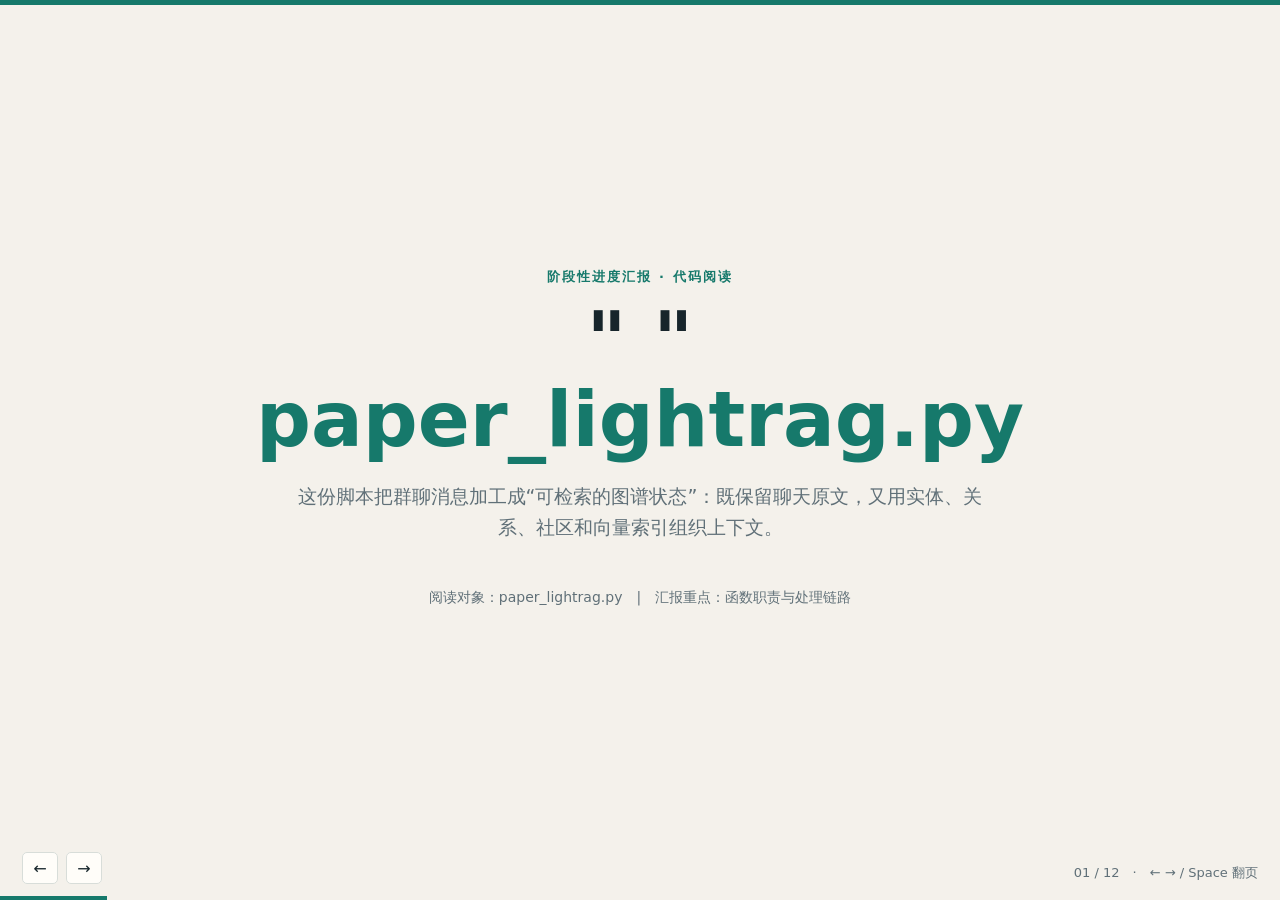
<file: paper-lightrag-progress-ppt/index.html>
<!doctype html>
<html lang="zh-CN">
<head>
  <meta charset="utf-8">
  <meta name="viewport" content="width=device-width, initial-scale=1">
  <title>paper_lightrag.py 阶段性进度汇报</title>
  <style>
    :root {
      --bg: #f4f1eb;
      --ink: #17252b;
      --muted: #607078;
      --line: #d8ddd9;
      --paper: #fffdf9;
      --teal: #16796b;
      --teal-soft: #dceee9;
      --gold: #bd7a2c;
      --dark: #10252b;
      --white: #f8fbfa;
    }
    * { box-sizing: border-box; }
    html, body { margin: 0; min-height: 100%; background: var(--bg); color: var(--ink); }
    body { font-family: "Microsoft YaHei", "PingFang SC", system-ui, sans-serif; overflow: hidden; }
    button { font: inherit; }
    .topline { position: fixed; inset: 0 0 auto; height: 5px; background: var(--teal); z-index: 5; }
    .deck { height: 100vh; position: relative; }
    .slide {
      position: absolute; inset: 0; padding: 7vh 9vw 8vh;
      display: flex; flex-direction: column; justify-content: center;
      opacity: 0; transform: translateX(24px);
      pointer-events: none; transition: opacity .28s ease, transform .28s ease;
      overflow: auto;
    }
    .slide.active { opacity: 1; transform: none; pointer-events: auto; }
    .eyebrow { color: var(--teal); font-size: 13px; font-weight: 700; letter-spacing: .16em; margin-bottom: 14px; }
    h1, h2, h3, p { margin-top: 0; }
    h1 { max-width: 900px; font-size: clamp(42px, 6vw, 82px); line-height: 1.04; margin-bottom: 22px; }
    h2 { font-size: clamp(31px, 4vw, 56px); line-height: 1.1; margin-bottom: 24px; }
    h3 { font-size: 20px; margin-bottom: 8px; }
    p, li { font-size: clamp(16px, 1.5vw, 21px); line-height: 1.6; }
    .lead { color: var(--muted); max-width: 820px; }
    .meta { color: var(--muted); font-size: 14px; margin-top: 24px; }
    .grid { display: grid; gap: 16px; margin-top: 18px; }
    .g2 { grid-template-columns: repeat(2, minmax(0, 1fr)); }
    .g3 { grid-template-columns: repeat(3, minmax(0, 1fr)); }
    .g4 { grid-template-columns: repeat(4, minmax(0, 1fr)); }
    .card { background: var(--paper); border: 1px solid var(--line); border-radius: 7px; padding: 20px; }
    .card p { color: var(--muted); font-size: 15px; margin-bottom: 0; }
    .label { color: var(--muted); font-size: 12px; letter-spacing: .12em; text-transform: uppercase; }
    .number { font-size: 38px; font-weight: 750; margin: 6px 0; color: var(--teal); }
    .flow { display: flex; flex-wrap: wrap; align-items: stretch; gap: 10px; margin-top: 26px; }
    .flow .node { flex: 1 1 145px; min-height: 74px; padding: 16px; background: var(--paper); border: 1px solid var(--line); border-top: 4px solid var(--teal); border-radius: 6px; }
    .flow .arrow { align-self: center; color: var(--gold); font-size: 24px; }
    .code { background: var(--dark); color: var(--white); border-radius: 7px; padding: 18px 20px; font: 14px/1.65 Consolas, "Courier New", monospace; white-space: pre-wrap; }
    .code .key { color: #8dd9c9; } .code .str { color: #f1c77a; } .code .comment { color: #8fa4a9; }
    .tag { display: inline-block; background: var(--teal-soft); color: var(--teal); padding: 7px 10px; margin: 4px 4px 0 0; border-radius: 4px; font-size: 14px; font-weight: 700; }
    .step { display: grid; grid-template-columns: 42px 1fr; gap: 14px; padding: 15px 0; border-bottom: 1px solid var(--line); }
    .step:last-child { border-bottom: 0; }
    .stepno { width: 34px; height: 34px; display: grid; place-items: center; border-radius: 50%; background: var(--teal); color: white; font-weight: 700; }
    .step p { margin: 0; color: var(--muted); font-size: 15px; }
    ul { margin: 0; padding-left: 22px; }
    li { color: var(--muted); font-size: 16px; margin: 8px 0; }
    li::marker { color: var(--teal); }
    table { width: 100%; border-collapse: collapse; background: var(--paper); border: 1px solid var(--line); font-size: 15px; }
    th, td { text-align: left; padding: 12px 14px; border-bottom: 1px solid var(--line); vertical-align: top; }
    th { color: var(--muted); font-size: 12px; letter-spacing: .08em; text-transform: uppercase; }
    tr:last-child td { border-bottom: 0; }
    .mono { font-family: Consolas, "Courier New", monospace; }
    .accent { color: var(--teal); font-weight: 700; }
    .footer { position: fixed; right: 22px; bottom: 18px; color: var(--muted); font-size: 13px; z-index: 6; }
    .nav { position: fixed; left: 22px; bottom: 16px; display: flex; gap: 8px; z-index: 6; }
    .nav button { border: 1px solid var(--line); background: var(--paper); color: var(--ink); width: 36px; height: 32px; border-radius: 5px; cursor: pointer; }
    .nav button:hover { border-color: var(--teal); color: var(--teal); }
    .progress { position: fixed; left: 0; bottom: 0; height: 4px; background: var(--teal); width: 0; z-index: 6; transition: width .25s ease; }
    .center { align-items: center; text-align: center; }
    .center .lead { max-width: 720px; }
    @media (max-width: 900px) {
      body { overflow: auto; }
      .deck { height: auto; }
      .slide { position: relative; min-height: 100vh; opacity: 1; transform: none; pointer-events: auto; padding: 64px 22px 72px; }
      .slide:not(.active) { display: none; }
      .g2, .g3, .g4 { grid-template-columns: 1fr; }
      .flow .arrow { display: none; }
    }
  </style>
</head>
<body>
  <div class="topline"></div>
  <main class="deck" id="deck">
    <section class="slide active center" data-title="封面">
      <div class="eyebrow">阶段性进度汇报 · 代码阅读</div>
      <h1>"      "<br><span class="accent">paper_lightrag.py</span></h1>
      <p class="lead">这份脚本把群聊消息加工成“可检索的图谱状态”：既保留聊天原文，又用实体、关系、社区和向量索引组织上下文。</p>
      <p class="meta">阅读对象：paper_lightrag.py　|　汇报重点：函数职责与处理链路</p>
    </section>

    <section class="slide" data-title="一句话总览">
      <div class="eyebrow">01 · 总览</div>
      <h2>从消息到答案的五层结构</h2>
      <div class="flow">
        <div class="node"><b>输入层</b><br><small>load_messages</small><br>过滤并排序消息</div>
        <div class="arrow">→</div>
        <div class="node"><b>切分层</b><br><small>make_chunks</small><br>按时间与数量分块</div>
        <div class="arrow">→</div>
        <div class="node"><b>图谱层</b><br><small>build_indexes</small><br>抽取实体与互动关系</div>
        <div class="arrow">→</div>
        <div class="node"><b>索引层</b><br><small>build_vector_indexes</small><br>建立文本向量矩阵</div>
        <div class="arrow">→</div>
        <div class="node"><b>回答层</b><br><small>retrieve / format_*</small><br>召回上下文并输出</div>
      </div>
      <p class="meta">核心理解：它不是单一的“聊天搜索脚本”，而是一条离线构建、在线查询的轻量 GraphRAG 管道。</p>
    </section>

    <section class="slide" data-title="数据模型">
      <div class="eyebrow">02 · 数据模型</div>
      <h2>四个 dataclass 是图谱状态的骨架</h2>
      <div class="grid g4">
        <div class="card"><div class="label">Chunk</div><h3>原文片段</h3><p>保存时间范围、参与者、消息 ID、拼接后的文本与稳定哈希，用作可追溯来源。</p></div>
        <div class="card"><div class="label">Entity</div><h3>用户 / 话题</h3><p>统一记录实体类型、名称、描述、来源 chunk 和加权度 rank。</p></div>
        <div class="card"><div class="label">Relation</div><h3>有向语义关系</h3><p>保存 source、target、类型、权重、事件统计和来源 chunk。</p></div>
        <div class="card"><div class="label">CommunityReport</div><h3>社区摘要</h3><p>保存 Louvain 社区编号、标题、摘要、成员和社区权重。</p></div>
      </div>
      <div class="code" style="margin-top:18px"><span class="comment"># 状态的主要组成</span>
state = {<span class="str">"chunks"</span>, <span class="str">"entities"</span>, <span class="str">"relations"</span>,
         <span class="str">"communities"</span>, <span class="str">"G"</span>, <span class="str">"node_stats"</span>,
         <span class="str">"vector_indexes"</span>}</div>
    </section>

    <section class="slide" data-title="基础函数">
      <div class="eyebrow">03 · 基础工具函数</div>
      <h2>先把文本变成稳定、可比较的表示</h2>
      <div class="grid g2">
        <div class="card"><h3><span class="mono">stable_hash</span></h3><p>对 UTF-8 文本做 SHA-1，给 chunk 和 relation 生成稳定 ID，支持增量复用与去重。</p></div>
        <div class="card"><h3><span class="mono">normalize_vector</span></h3><p>按 L2 范数归一化向量；零向量原样返回，避免除零。</p></div>
        <div class="card"><h3><span class="mono">char_ngrams</span></h3><p>去空白、转小写，产生 2 到 4 字符 n-gram，适配中文短文本与混合文本。</p></div>
        <div class="card"><h3><span class="mono">embed_text / embed_texts</span></h3><p>使用哈希桶把 n-gram 投影到 384 维，得到轻量稀疏风格向量；批量函数负责堆叠矩阵。</p></div>
      </div>
      <p class="meta"><span class="tag">VECTOR_DIM = 384</span><span class="tag">NGRAM 2–4</span><span class="tag">无外部 embedding 服务</span></p>
    </section>

    <section class="slide" data-title="消息分块">
      <div class="eyebrow">04 · 数据预处理</div>
      <h2><span class="mono">load_messages</span> + <span class="mono">make_chunks</span></h2>
      <div class="two-col grid g2">
        <div class="card">
          <h3>load_messages</h3>
          <ul>
            <li>从 JSON 读取原始消息。</li>
            <li>保留有 sender、非空 content 的记录。</li>
            <li>排除“系统消息”。</li>
            <li>按 timestamp 升序排列，保证后续时间窗口成立。</li>
          </ul>
        </div>
        <div class="card">
          <h3>make_chunks</h3>
          <ul>
            <li>相邻消息间隔超过 10 分钟时切块。</li>
            <li>单块最多 24 条消息。</li>
            <li>拼接“时间 + 昵称 + 内容”，保留 msg_ids。</li>
            <li>用 stable_hash 识别未变化 chunk，支持增量索引。</li>
          </ul>
        </div>
      </div>
      <div class="code" style="margin-top:18px">消息流 → 时间/数量双重切分 → Chunk(id, hash, start_ts, end_ts, senders, text, msg_ids)</div>
    </section>

    <section class="slide" data-title="实体与关系">
      <div class="eyebrow">05 · 图谱构建</div>
      <h2><span class="mono">build_user_directory</span> 到 <span class="mono">build_indexes</span></h2>
      <div class="grid g3">
        <div class="card"><h3>用户目录</h3><p><span class="mono">build_user_directory</span> 统计每个 sender 最常见的 display_name，建立 ID↔昵称双向映射。</p></div>
        <div class="card"><h3>话题实体</h3><p><span class="mono">extract_terms</span> 提取中文词/英文词，过滤 STOP_TERMS 与 TOPIC_NOISE。</p></div>
        <div class="card"><h3>@目标</h3><p><span class="mono">extract_at_targets</span> 按昵称长度降序匹配 <span class="mono">@昵称</span>，去重并返回用户 ID。</p></div>
      </div>
      <div class="card" style="margin-top:16px">
        <h3>build_indexes 的主循环</h3>
        <p>遍历每条消息，更新用户统计、来源 chunk 和 NetworkX 图。通过内部 <span class="mono">add(a,b,typ,weight)</span> 统一生成 relation_id、累计边权、记录事件次数与来源。</p>
        <p style="margin-top:10px"><span class="tag">mention × 3.0</span><span class="tag">quote × 4.0</span><span class="tag">adjacent × 1.0</span><span class="tag">co_topic × 0.6</span></p>
      </div>
    </section>

    <section class="slide" data-title="社区发现">
      <div class="eyebrow">06 · 结构理解</div>
      <h2><span class="mono">build_community_reports</span>：从关系图得到群体摘要</h2>
      <div class="flow">
        <div class="node"><b>best_partition</b><br>NetworkX 图 + 边权<br>随机种子 42</div>
        <div class="arrow">→</div>
        <div class="node"><b>groups</b><br>按社区编号聚合节点</div>
        <div class="arrow">→</div>
        <div class="node"><b>ranked members</b><br>按加权度取 Top 12</div>
        <div class="arrow">→</div>
        <div class="node"><b>summary</b><br>人数、内部关系、用户、话题</div>
      </div>
      <div class="grid g2">
        <div class="card"><h3>输出什么</h3><p>每个社区形成一个 <span class="mono">CommunityReport</span>，可作为 global 检索的高层上下文。</p></div>
        <div class="card"><h3>理解上的关键点</h3><p>社区不是人工标签，而是由关系权重驱动的结构发现结果；标题与摘要是可读化封装。</p></div>
      </div>
    </section>

    <section class="slide" data-title="向量索引">
      <div class="eyebrow">07 · 检索准备</div>
      <h2><span class="mono">build_vector_indexes</span>：四类对象共用一套向量检索接口</h2>
      <div class="grid g4">
        <div class="card"><div class="number">01</div><h3>chunks</h3><p>原始聊天片段，回答“具体聊了什么”。</p></div>
        <div class="card"><div class="number">02</div><h3>entities</h3><p>用户/话题描述，回答“谁或什么最相关”。</p></div>
        <div class="card"><div class="number">03</div><h3>relations</h3><p>关系描述，回答“谁和谁有什么联系”。</p></div>
        <div class="card"><div class="number">04</div><h3>communities</h3><p>社区摘要，回答“群体层面的主题与结构”。</p></div>
      </div>
      <p class="meta">每个索引保存 <span class="mono">ids + matrix</span>；真正查询时由 <span class="mono">hybrid_text_search</span> 结合向量相似度与字符词面重合。</p>
    </section>

    <section class="slide" data-title="检索策略">
      <div class="eyebrow">08 · 查询逻辑</div>
      <h2><span class="mono">retrieve</span> 是规则路由 + 混合召回</h2>
      <div class="grid g2">
        <div class="card">
          <h3>hybrid_text_search</h3>
          <p>查询清洗后生成 q-gram；得分 = 0.45 × 非负向量相似度 + 0.55 × 词面重合度。若核心串完整出现在文档中，再增加词面奖励。</p>
        </div>
        <div class="card">
          <h3>问题类型识别</h3>
          <p><span class="mono">_relation_question</span>、<span class="mono">_people_relation_question</span>、<span class="mono">_activity_question</span>、<span class="mono">_topic_question</span> 先判断意图，再决定召回范围。</p>
        </div>
      </div>
      <div class="card" style="margin-top:16px">
        <h3>三种模式</h3>
        <p><span class="tag">local</span> 只保留实体、关系、邻域和原文片段　 <span class="tag">global</span> 只保留社区摘要　 <span class="tag">hybrid</span> 合并低层图谱与高层社区上下文</p>
      </div>
    </section>

    <section class="slide" data-title="上下文封装">
      <div class="eyebrow">09 · 结果输出</div>
      <h2>从图结构到可读答案的辅助函数</h2>
      <div class="grid g2">
        <div class="card"><h3><span class="mono">related_graph_context</span></h3><p>获取选中实体的一跳邻居，去重后输出关系权重和边属性。</p></div>
        <div class="card"><h3><span class="mono">_user_relation_context</span></h3><p>只保留用户—用户边，并按权重排序，服务于“谁和谁关系最强”。</p></div>
        <div class="card"><h3><span class="mono">collect_chunks</span></h3><p>按 ID 收集有限数量原文片段，避免上下文无限膨胀。</p></div>
        <div class="card"><h3><span class="mono">format_simple_result</span> / <span class="mono">format_context</span></h3><p>分别提供一句话答案和完整检索上下文，便于 CLI 直接展示或继续喂给下游模型。</p></div>
      </div>
      <div class="code" style="margin-top:18px">retrieve(...) → { simple_answer, low_level, high_level, chunks }</div>
    </section>

    <section class="slide" data-title="工程闭环">
      <div class="eyebrow">10 · 运行与持久化</div>
      <h2><span class="mono">main</span> 把离线建库和在线查询接起来</h2>
      <div class="step"><div class="stepno">1</div><div><h3>index</h3><p>读取输入 JSON，必要时加载旧 state，调用 <span class="mono">build_indexes</span>，保存 pickle 并导出三张 CSV。</p></div></div>
      <div class="step"><div class="stepno">2</div><div><h3>query</h3><p>加载 state，调用 <span class="mono">retrieve</span>，打印 <span class="mono">format_simple_result</span> 的一句话结果。</p></div></div>
      <div class="step"><div class="stepno">3</div><div><h3>stats</h3><p>读取 state，输出 source、chunk/entity/relation/community 数量及图节点、边数量。</p></div></div>
      <div class="code" style="margin-top:18px">python paper_lightrag.py index [--input ...] [--rebuild]
python paper_lightrag.py query "谁和谁关系最密切" --mode hybrid --top-k 6
python paper_lightrag.py stats</div>
    </section>

    <section class="slide" data-title="阶段结论">
      <div class="eyebrow">11 · 阶段结论</div>
      <h2>本阶段已完成：理解“每个函数为什么存在”</h2>
      <div class="grid g3">
        <div class="card"><div class="number">01</div><h3>数据侧</h3><p>明确消息过滤、排序、分块与增量复用策略。</p></div>
        <div class="card"><div class="number">02</div><h3>图谱侧</h3><p>明确用户/话题节点、四类关系事件及边权累计方式。</p></div>
        <div class="card"><div class="number">03</div><h3>检索侧</h3><p>明确 local/global/hybrid 路由、召回对象和上下文输出结构。</p></div>
      </div>
      <div class="card" style="margin-top:18px; border-left:5px solid var(--gold)">
        <h3>下一步建议</h3>
        <p>继续做运行验证：用实际输入执行 <span class="mono">index</span>、检查三张 CSV 与 pickle 是否一致，再用三类问题验证检索结果的可解释性。</p>
      </div>
    </section>
  </main>
  <div class="nav" aria-label="幻灯片导航">
    <button id="prev" title="上一页" aria-label="上一页">←</button>
    <button id="next" title="下一页" aria-label="下一页">→</button>
  </div>
  <div class="footer"><span id="count">01</span> / 12　·　← → / Space 翻页</div>
  <div class="progress" id="progress"></div>
  <script>
    const slides = [...document.querySelectorAll(".slide")];
    const count = document.getElementById("count");
    const progress = document.getElementById("progress");
    let index = 0;
    function go(next) {
      index = Math.max(0, Math.min(slides.length - 1, next));
      slides.forEach((slide, i) => slide.classList.toggle("active", i === index));
      count.textContent = String(index + 1).padStart(2, "0");
      progress.style.width = `${((index + 1) / slides.length) * 100}%`;
      location.hash = index + 1;
    }
    document.getElementById("prev").addEventListener("click", () => go(index - 1));
    document.getElementById("next").addEventListener("click", () => go(index + 1));
    document.addEventListener("keydown", event => {
      if (["ArrowRight", "ArrowDown", "PageDown", " "].includes(event.key)) { event.preventDefault(); go(index + 1); }
      if (["ArrowLeft", "ArrowUp", "PageUp"].includes(event.key)) { event.preventDefault(); go(index - 1); }
      if (event.key === "Home") go(0);
      if (event.key === "End") go(slides.length - 1);
    });
    const hash = Number(location.hash.slice(1));
    go(Number.isInteger(hash) && hash > 0 ? hash - 1 : 0);
  </script>
</body>
</html>
</file>
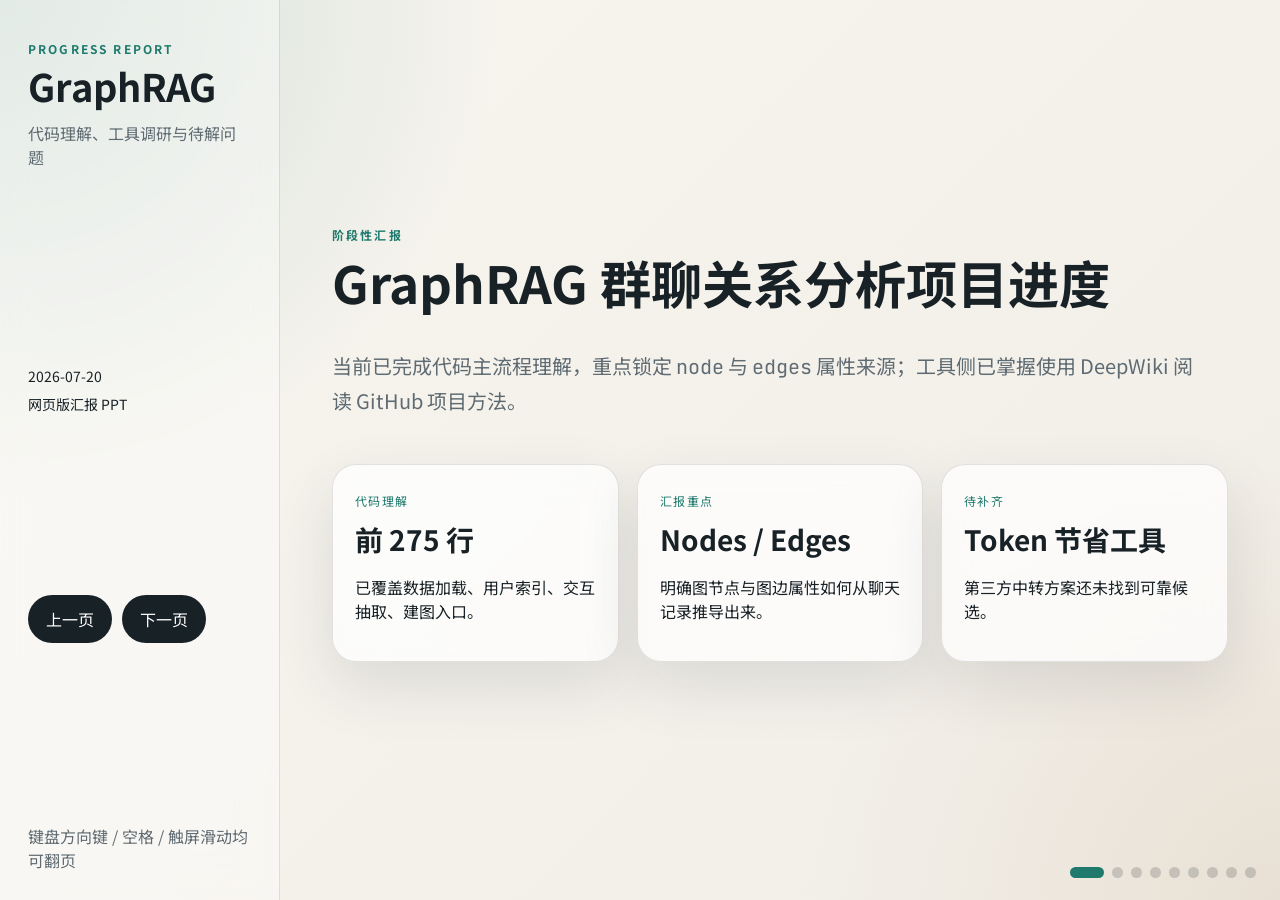
<file: progress-2026-07.html>
<!DOCTYPE html>
<html lang="zh-CN">
<head>
  <meta charset="UTF-8">
  <meta name="viewport" content="width=device-width, initial-scale=1.0">
  <title>GraphRAG 进度汇报</title>
  <link rel="preconnect" href="https://fonts.googleapis.com">
  <link rel="preconnect" href="https://fonts.gstatic.com" crossorigin>
  <link href="https://fonts.googleapis.com/css2?family=Noto+Sans+SC:wght@400;500;700;800&family=JetBrains+Mono:wght@400;600&display=swap" rel="stylesheet">
  <link rel="stylesheet" href="styles.css">
</head>
<body>
  <div class="deck-shell">
    <aside class="rail">
      <div class="rail__brand">
        <div class="rail__eyebrow">Progress Report</div>
        <h1>GraphRAG</h1>
        <p>代码理解、工具调研与待解问题</p>
      </div>
      <div class="rail__meta">
        <span>2026-07-20</span>
        <span>网页版汇报 PPT</span>
      </div>
      <div class="rail__controls">
        <button id="prevBtn" type="button">上一页</button>
        <button id="nextBtn" type="button">下一页</button>
      </div>
      <div class="rail__hint">键盘方向键 / 空格 / 触屏滑动均可翻页</div>
    </aside>

    <main class="slides" id="slides">
      <section class="slide is-active" data-title="封面">
        <div class="slide__content">
          <div class="kicker">阶段性汇报</div>
          <h2>GraphRAG 群聊关系分析项目进度</h2>
          <p class="lead">当前已完成代码主流程理解，重点锁定 <code>node</code> 与 <code>edges</code> 属性来源；工具侧已掌握使用 DeepWiki 阅读 GitHub 项目方法。</p>
          <div class="hero-grid">
            <article class="metric-card">
              <span class="metric-card__label">代码理解</span>
              <strong>前 275 行</strong>
              <p>已覆盖数据加载、用户索引、交互抽取、建图入口。</p>
            </article>
            <article class="metric-card">
              <span class="metric-card__label">汇报重点</span>
              <strong>Nodes / Edges</strong>
              <p>明确图节点与图边属性如何从聊天记录推导出来。</p>
            </article>
            <article class="metric-card">
              <span class="metric-card__label">待补齐</span>
              <strong>Token 节省工具</strong>
              <p>第三方中转方案还未找到可靠候选。</p>
            </article>
          </div>
        </div>
      </section>

      <section class="slide" data-title="整体进度">
        <div class="slide__content">
          <div class="kicker">01</div>
          <h2>目前进度概览</h2>
          <div class="two-col">
            <div>
              <h3>已完成</h3>
              <ul class="clean-list">
                <li>大致理解 <code>graphrag_analysis.py</code> 前 275 行主流程。</li>
                <li>确认图构建前的核心数据结构是 <code>node</code> 和 <code>edges</code>。</li>
                <li>知道如何使用 DeepWiki 读取并梳理 GitHub 项目内容。</li>
              </ul>
            </div>
            <div>
              <h3>未完成</h3>
              <ul class="clean-list">
                <li>还未找到稳定、低风险、能显著节省 token 的第三方中转工具。</li>
                <li>对代码后半段展示层与导出逻辑尚未展开细讲。</li>
              </ul>
            </div>
          </div>
          <div class="progress-strip">
            <div class="progress-strip__item"><span>代码理解</span><strong>50%</strong></div>
            <div class="progress-strip__item"><span>汇报准备</span><strong>40%</strong></div>
            <div class="progress-strip__item"><span>工具调研</span><strong>45%</strong></div>
          </div>
        </div>
      </section>

      <section class="slide" data-title="代码主流程">
        <div class="slide__content">
          <div class="kicker">02</div>
          <h2>前 275 行代码主流程</h2>
          <div class="timeline">
            <article>
              <span>Step 1</span>
              <h3>load_messages()</h3>
              <p>读取 <code>clean_chat.json</code>，去掉系统消息，保留有效聊天记录。</p>
            </article>
            <article>
              <span>Step 2</span>
              <h3>build_user_index()</h3>
              <p>建立 <code>wxid ↔ display_name</code> 映射，为后续解析 <code>@某人</code> 做准备。</p>
            </article>
            <article>
              <span>Step 3</span>
              <h3>extract_interactions()</h3>
              <p>从消息中抽取 mention、quote、pat、adjacent 四类关系，同时累计节点统计。</p>
            </article>
            <article>
              <span>Step 4</span>
              <h3>build_graph()</h3>
              <p>筛选活跃用户后，将节点和边写入 NetworkX 图，再执行 Louvain 社区发现。</p>
            </article>
          </div>
        </div>
      </section>

      <section class="slide" data-title="Node 来源">
        <div class="slide__content">
          <div class="kicker">03</div>
          <h2><code>node</code> 属性来源</h2>
          <div class="two-col">
            <div class="code-panel">
              <div class="code-panel__title">初始化结构</div>
              <pre><code>node = defaultdict(lambda: dict(
  msg=0,
  mention_out=0,
  mention_in=0,
  quote_out=0,
  quote_in=0
))</code></pre>
            </div>
            <div>
              <h3>来源解释</h3>
              <ul class="clean-list">
                <li><code>msg</code>：每遍历到一条该用户发送的消息就加 1。</li>
                <li><code>mention_out</code>：该用户在文本里 <code>@</code> 别人的次数。</li>
                <li><code>mention_in</code>：别人 <code>@</code> 到该用户的次数。</li>
                <li><code>quote_out</code>：该用户发送“引用消息”的次数。</li>
                <li><code>quote_in</code>：该用户被别人引用回复的次数。</li>
              </ul>
            </div>
          </div>
          <div class="note-box">结论：<code>node</code> 不是外部输入字段，而是从消息遍历过程中动态累计出来的“用户画像统计”。</div>
        </div>
      </section>

      <section class="slide" data-title="Edges 来源">
        <div class="slide__content">
          <div class="kicker">04</div>
          <h2><code>edges</code> 属性来源</h2>
          <div class="cards four">
            <article class="fact-card">
              <h3>@ 提及</h3>
              <p>文本或引用消息中出现 <code>@昵称</code>，通过 <code>name2id</code> 映射到目标用户。</p>
            </article>
            <article class="fact-card">
              <h3>引用回复</h3>
              <p>引用消息没有直接携带被引用者时，退化为“回复给最近一位非自己发言的人”。</p>
            </article>
            <article class="fact-card">
              <h3>拍一拍</h3>
              <p>从消息内容中用正则抽出两个 ID，作为一次 pat 关系。</p>
            </article>
            <article class="fact-card">
              <h3>邻近接话</h3>
              <p>若与上一条不同发送者的消息时间差不超过 30 秒，则记一次 adjacent。</p>
            </article>
          </div>
          <div class="code-panel compact">
            <div class="code-panel__title">边权重合成</div>
            <pre><code>total =
  mention * 3.0 +
  quote   * 4.0 +
  pat     * 2.0 +
  adjacent* 1.0</code></pre>
          </div>
          <div class="note-box">结论：<code>edges</code> 是“多种互动证据”的汇总结果，最终以 <code>total</code> 作为建图权重。</div>
        </div>
      </section>

      <section class="slide" data-title="图中节点和边">
        <div class="slide__content">
          <div class="kicker">05</div>
          <h2>进入图结构时，节点和边各带什么信息</h2>
          <div class="two-col">
            <div class="schema-card">
              <h3>Node 写入 Graph</h3>
              <pre><code>G.add_node(uid,
  label=id2name.get(uid, uid),
  msg_count=node_stats[uid]["msg"]
)</code></pre>
              <p>只保留发言数 <code>&gt;= MIN_MESSAGES</code> 的活跃用户。</p>
            </div>
            <div class="schema-card">
              <h3>Edge 写入 Graph</h3>
              <pre><code>G.add_edge(a, b,
  weight=d["total"],
  mention=d["mention"],
  quote=d["quote"],
  pat=d["pat"],
  adjacent=d["adjacent"],
  total=d["total"]
)</code></pre>
              <p>只保留双方都活跃且总权重大于 0 的关系。</p>
            </div>
          </div>
          <div class="note-box">图不是直接读取 JSON 成品，而是先抽统计，再筛活跃用户，再写入图结构。</div>
        </div>
      </section>

      <section class="slide" data-title="DeepWiki">
        <div class="slide__content">
          <div class="kicker">06</div>
          <h2>已掌握：使用 DeepWiki 阅读 GitHub 项目</h2>
          <div class="two-col">
            <div>
              <h3>用途</h3>
              <ul class="clean-list">
                <li>快速浏览仓库结构与模块关系。</li>
                <li>辅助定位入口文件、数据流和依赖关系。</li>
                <li>适合在正式读源码前做全局扫图。</li>
              </ul>
            </div>
            <div>
              <h3>汇报可讲的价值</h3>
              <ul class="clean-list">
                <li>提升理解陌生仓库的起步速度。</li>
                <li>减少盲目逐文件阅读的成本。</li>
                <li>便于先形成“项目地图”，再回到关键函数深挖。</li>
              </ul>
            </div>
          </div>
          <div class="note-box">一句话总结：DeepWiki 更像“项目导航层”，帮助先建立整体认知，再进入代码细节。</div>
        </div>
      </section>

      <section class="slide" data-title="问题与风险">
        <div class="slide__content">
          <div class="kicker">07</div>
          <h2>当前未解决问题</h2>
          <div class="spotlight">
            <h3>尚未找到节省 token 的第三方中转工具</h3>
            <p>目前没有确认到既稳定、合规，又能明显降低成本的可用方案。因此这部分仍处于调研状态，不建议在汇报中给出确定性结论。</p>
          </div>
          <div class="cards three">
            <article class="fact-card">
              <h3>风险</h3>
              <p>第三方中转存在稳定性、隐私、账号风控与可持续性问题。</p>
            </article>
            <article class="fact-card">
              <h3>汇报建议</h3>
              <p>表述为“已识别需求，但暂未确认可靠工具”。</p>
            </article>
            <article class="fact-card">
              <h3>后续方向</h3>
              <p>优先评估提示压缩、分阶段调用、缓存与检索剪枝等原生节省策略。</p>
            </article>
          </div>
        </div>
      </section>

      <section class="slide" data-title="下一步">
        <div class="slide__content">
          <div class="kicker">08</div>
          <h2>下一步计划</h2>
          <div class="timeline next">
            <article>
              <span>A</span>
              <h3>补全后半段代码理解</h3>
              <p>继续梳理可视化过滤、导出报表和 HTML 渲染逻辑。</p>
            </article>
            <article>
              <span>B</span>
              <h3>继续调研降 token 方案</h3>
              <p>若第三方方案不可靠，则转向 prompt 压缩与缓存策略。</p>
            </article>
          </div>
        </div>
      </section>
    </main>
  </div>

  <div class="pager" id="pager"></div>
  <script src="script.js"></script>
</body>
</html>
</file>
<file: styles.css>
:root {
  --bg: #f6f3ee;
  --paper: rgba(255, 255, 255, 0.72);
  --paper-strong: rgba(255, 255, 255, 0.9);
  --ink: #182126;
  --muted: #5f6b72;
  --line: rgba(24, 33, 38, 0.12);
  --accent: #1f7a6d;
  --accent-soft: rgba(31, 122, 109, 0.14);
  --shadow: 0 24px 60px rgba(40, 49, 56, 0.12);
}

* {
  box-sizing: border-box;
}

html, body {
  margin: 0;
  min-height: 100%;
  background:
    radial-gradient(circle at top left, rgba(31, 122, 109, 0.18), transparent 32%),
    radial-gradient(circle at bottom right, rgba(180, 140, 90, 0.14), transparent 30%),
    linear-gradient(135deg, #f8f5ef 0%, #f1eee8 100%);
  color: var(--ink);
  font-family: "Noto Sans SC", sans-serif;
}

body {
  overflow: hidden;
}

code, pre {
  font-family: "JetBrains Mono", monospace;
}

.deck-shell {
  display: grid;
  grid-template-columns: 280px 1fr;
  min-height: 100vh;
}

.rail {
  display: flex;
  flex-direction: column;
  justify-content: space-between;
  padding: 40px 28px 28px;
  border-right: 1px solid var(--line);
  background: rgba(255, 255, 255, 0.38);
  backdrop-filter: blur(18px);
}

.rail__eyebrow,
.kicker {
  font-size: 12px;
  letter-spacing: 0.18em;
  text-transform: uppercase;
  color: var(--accent);
  font-weight: 700;
}

.rail h1 {
  margin: 10px 0 8px;
  font-size: 38px;
  line-height: 1;
}

.rail p,
.rail__hint,
.lead,
.clean-list,
.timeline p,
.fact-card p,
.schema-card p,
.note-box,
.spotlight p {
  color: var(--muted);
}

.rail__meta {
  display: grid;
  gap: 8px;
  font-size: 14px;
}

.rail__controls {
  display: flex;
  gap: 10px;
}

button {
  border: 0;
  border-radius: 999px;
  padding: 12px 18px;
  font: inherit;
  cursor: pointer;
  background: var(--ink);
  color: #fff;
}

button:hover {
  opacity: 0.92;
}

.slides {
  position: relative;
}

.slide {
  position: absolute;
  inset: 0;
  padding: 48px 52px 60px;
  opacity: 0;
  transform: translateX(32px) scale(0.985);
  pointer-events: none;
  transition: opacity 280ms ease, transform 280ms ease;
}

.slide.is-active {
  opacity: 1;
  transform: translateX(0) scale(1);
  pointer-events: auto;
}

.slide__content {
  max-width: 1120px;
  height: 100%;
  margin: 0 auto;
  display: flex;
  flex-direction: column;
  justify-content: center;
}

.slide h2 {
  margin: 12px 0 18px;
  font-size: clamp(32px, 4vw, 56px);
  line-height: 1.08;
}

.slide h3 {
  margin: 0 0 12px;
  font-size: 20px;
}

.lead {
  max-width: 880px;
  font-size: 20px;
  line-height: 1.7;
}

.hero-grid,
.cards {
  display: grid;
  gap: 18px;
  margin-top: 26px;
}

.hero-grid {
  grid-template-columns: repeat(3, minmax(0, 1fr));
}

.cards.four {
  grid-template-columns: repeat(4, minmax(0, 1fr));
}

.cards.three {
  grid-template-columns: repeat(3, minmax(0, 1fr));
}

.metric-card,
.fact-card,
.schema-card,
.spotlight,
.code-panel,
.note-box,
.timeline article,
.progress-strip__item {
  border: 1px solid var(--line);
  background: var(--paper);
  box-shadow: var(--shadow);
  backdrop-filter: blur(16px);
}

.metric-card,
.fact-card,
.schema-card,
.spotlight,
.timeline article,
.progress-strip__item {
  border-radius: 24px;
  padding: 22px;
}

.metric-card__label {
  display: inline-block;
  margin-bottom: 10px;
  font-size: 12px;
  letter-spacing: 0.12em;
  text-transform: uppercase;
  color: var(--accent);
}

.metric-card strong {
  display: block;
  font-size: 28px;
  margin-bottom: 8px;
}

.two-col {
  display: grid;
  grid-template-columns: repeat(2, minmax(0, 1fr));
  gap: 24px;
  align-items: start;
}

.clean-list {
  margin: 0;
  padding-left: 20px;
  line-height: 1.9;
  font-size: 18px;
}

.progress-strip {
  display: grid;
  grid-template-columns: repeat(3, minmax(0, 1fr));
  gap: 16px;
  margin-top: 26px;
}

.progress-strip__item {
  display: flex;
  justify-content: space-between;
  align-items: center;
}

.timeline {
  display: grid;
  grid-template-columns: repeat(4, minmax(0, 1fr));
  gap: 18px;
  margin-top: 18px;
}

.timeline.next {
  grid-template-columns: repeat(3, minmax(0, 1fr));
}

.timeline article span {
  display: inline-flex;
  align-items: center;
  justify-content: center;
  width: 34px;
  height: 34px;
  border-radius: 999px;
  background: var(--accent-soft);
  color: var(--accent);
  font-weight: 700;
  margin-bottom: 18px;
}

.code-panel {
  border-radius: 24px;
  overflow: hidden;
}

.code-panel__title {
  padding: 16px 20px;
  font-size: 13px;
  letter-spacing: 0.1em;
  text-transform: uppercase;
  color: var(--accent);
  border-bottom: 1px solid var(--line);
  background: var(--paper-strong);
}

.code-panel pre,
.schema-card pre {
  margin: 0;
  padding: 20px;
  font-size: 16px;
  line-height: 1.7;
  white-space: pre-wrap;
}

.code-panel.compact {
  margin-top: 20px;
  max-width: 540px;
}

.schema-card {
  background: var(--paper-strong);
}

.note-box {
  margin-top: 22px;
  border-radius: 18px;
  padding: 18px 20px;
  font-size: 17px;
  line-height: 1.8;
}

.spotlight {
  margin-bottom: 22px;
  background: linear-gradient(135deg, rgba(31, 122, 109, 0.12), rgba(255, 255, 255, 0.82));
}

.pager {
  position: fixed;
  right: 24px;
  bottom: 22px;
  display: flex;
  gap: 8px;
}

.pager button {
  width: 11px;
  height: 11px;
  border-radius: 999px;
  padding: 0;
  background: rgba(24, 33, 38, 0.18);
}

.pager button.is-active {
  width: 34px;
  background: var(--accent);
}

@media (max-width: 1100px) {
  body {
    overflow: auto;
  }

  .deck-shell {
    grid-template-columns: 1fr;
  }

  .rail {
    gap: 24px;
    border-right: 0;
    border-bottom: 1px solid var(--line);
  }

  .slides {
    min-height: auto;
  }

  .slide {
    position: relative;
    inset: auto;
    opacity: 1;
    transform: none;
    pointer-events: auto;
    min-height: auto;
    padding: 28px 20px 36px;
    border-bottom: 1px solid var(--line);
  }

  .slide:not(.is-active) {
    display: block;
  }

  .hero-grid,
  .two-col,
  .cards.four,
  .cards.three,
  .timeline,
  .timeline.next,
  .progress-strip {
    grid-template-columns: 1fr;
  }

  .pager {
    display: none;
  }
}
</file>
